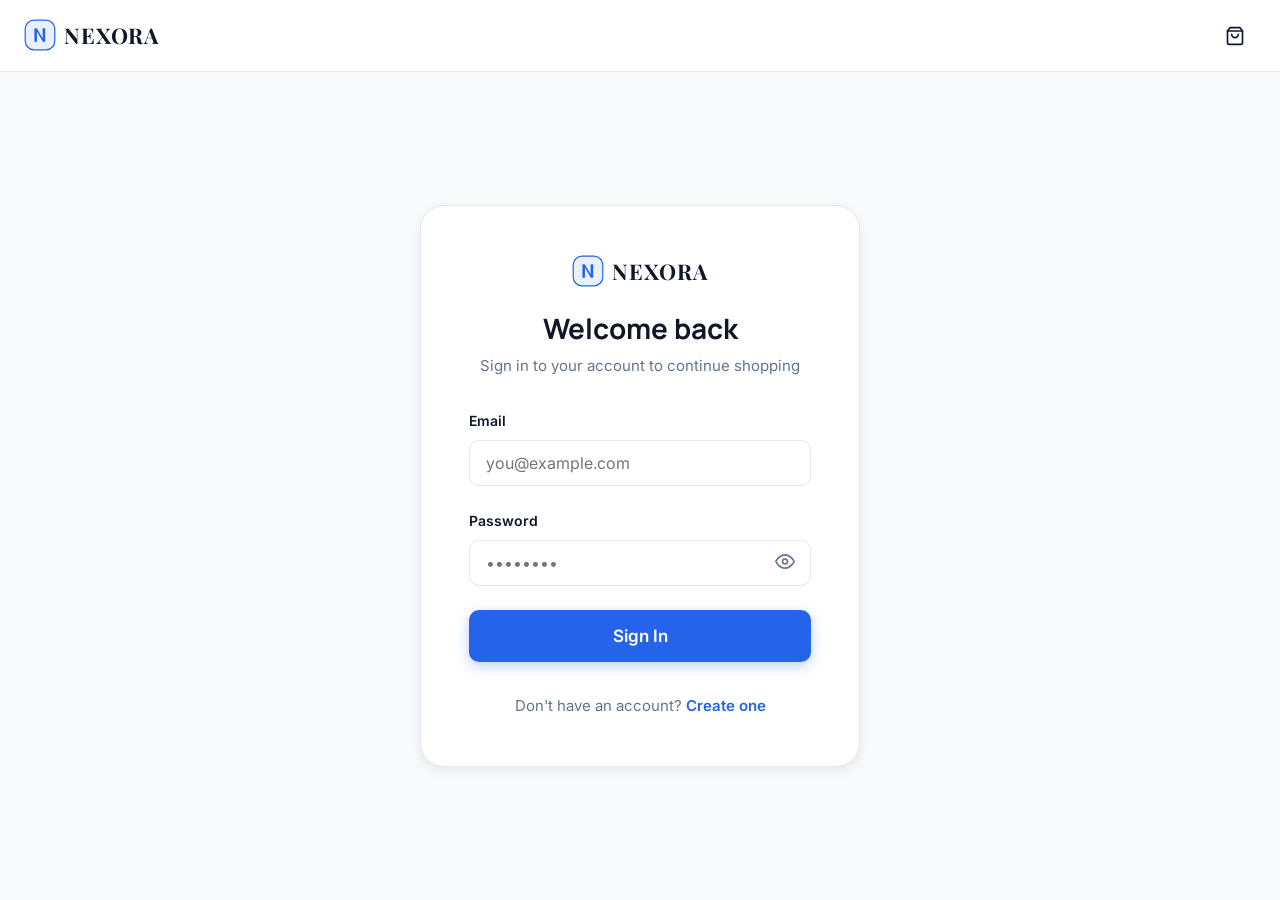
<file: nexora-frontend/account.html>
<!DOCTYPE html>
<html lang="en">
<head>
  <meta charset="UTF-8">
  <meta name="viewport" content="width=device-width, initial-scale=1.0">
  <title>My Account — NEXORA</title>
  <link rel="preconnect" href="https://fonts.googleapis.com">
  <link rel="preconnect" href="https://fonts.gstatic.com" crossorigin>
  <link href="https://fonts.googleapis.com/css2?family=Inter:wght@400;500;600;700&family=Manrope:wght@600;700;800&family=Playfair+Display:ital,wght@0,600;0,700;1,600;1,700&display=swap" rel="stylesheet">
  <link rel="stylesheet" href="css/style.css">
  <link rel="stylesheet" href="css/components.css">
  <link rel="stylesheet" href="css/responsive.css">
  <link rel="stylesheet" href="css/account.css">
</head>
<body>
  <header class="header">
    <div class="container header__inner">
      <a href="index.html" class="logo"><span class="logo__icon" aria-hidden="true"><svg viewBox="0 0 40 40" fill="none" xmlns="http://www.w3.org/2000/svg"><rect class="logo__icon-bg" x="1.5" y="1.5" width="37" height="37" rx="11" stroke-width="1.5"/><path class="logo__icon-n" d="M13 28.5V11.5h2.9l7.4 12.6V11.5H26.5v17H23.6L16.2 15.9v12.6H13z"/></svg></span> NEXORA</a>
      <nav class="nav">
        <a href="index.html" class="nav__link">Home</a>
        <a href="shop.html" class="nav__link">Shop</a>
        <a href="index.html#categories" class="nav__link">Categories</a>
        <a href="index.html#about" class="nav__link">About</a>
        <a href="index.html#contact" class="nav__link">Contact</a>
      </nav>
      <div class="header__actions">
        <a href="login.html" class="header__icon-btn" aria-label="Account">
          <svg class="icon" viewBox="0 0 24 24"><path d="M20 21v-2a4 4 0 0 0-4-4H8a4 4 0 0 0-4 4v2"/><circle cx="12" cy="7" r="4"/></svg>
        </a>
        <a href="cart.html" class="header__icon-btn" aria-label="Cart">
          <svg class="icon" viewBox="0 0 24 24"><path d="M6 2L3 6v14a2 2 0 0 0 2 2h14a2 2 0 0 0 2-2V6l-3-4z"/><line x1="3" y1="6" x2="21" y2="6"/><path d="M16 10a4 4 0 0 1-8 0"/></svg>
          <span class="cart-count" style="display:none">0</span>
        </a>
        <button class="mobile-toggle" aria-label="Menu">
          <svg class="icon" viewBox="0 0 24 24"><path d="M3 12h18M3 6h18M3 18h18"/></svg>
        </button>
      </div>
    </div>
  </header>

  <div class="mobile-menu">
    <nav class="nav">
      <a href="index.html" class="nav__link">Home</a>
      <a href="shop.html" class="nav__link">Shop</a>
      <a href="login.html" class="nav__link">Account</a>
      <a href="cart.html" class="nav__link">Cart</a>
    </nav>
  </div>

  <div class="container account">
    <aside class="account-nav" aria-label="Account menu">
      <a href="#profile" class="account-nav__item" data-tab="profile"><svg viewBox="0 0 24 24" aria-hidden="true"><path d="M20 21v-2a4 4 0 0 0-4-4H8a4 4 0 0 0-4 4v2"/><circle cx="12" cy="7" r="4"/></svg><span>Profile</span></a>
      <a href="#orders" class="account-nav__item" data-tab="orders"><svg viewBox="0 0 24 24" aria-hidden="true"><path d="M4 2v20l2-1 2 1 2-1 2 1 2-1 2 1 2-1 2 1V2l-2 1-2-1-2 1-2-1-2 1-2-1-2 1Z"/><line x1="8" y1="8" x2="16" y2="8"/><line x1="8" y1="12" x2="16" y2="12"/></svg><span>Orders</span><span class="account-nav__count" id="count-orders"></span></a>
      <a href="#favorites" class="account-nav__item" data-tab="favorites"><svg viewBox="0 0 24 24" aria-hidden="true"><path d="M20.84 4.61a5.5 5.5 0 0 0-7.78 0L12 5.67l-1.06-1.06a5.5 5.5 0 0 0-7.78 7.78l1.06 1.06L12 21.23l7.78-7.78 1.06-1.06a5.5 5.5 0 0 0 0-7.78z"/></svg><span>Favorites</span><span class="account-nav__count" id="count-favorites"></span></a>
      <a href="#deals" class="account-nav__item" data-tab="deals"><svg viewBox="0 0 24 24" aria-hidden="true"><path d="M20.59 13.41l-7.17 7.17a2 2 0 0 1-2.83 0L2 12V2h10l8.59 8.59a2 2 0 0 1 0 2.82z"/><line x1="7" y1="7" x2="7.01" y2="7"/></svg><span>Deals</span></a>
      <div class="account-nav__divider"></div>
      <button type="button" class="account-nav__item account-nav__item--danger" data-logout><svg viewBox="0 0 24 24" aria-hidden="true"><path d="M9 21H5a2 2 0 0 1-2-2V5a2 2 0 0 1 2-2h4"/><polyline points="16 17 21 12 16 7"/><line x1="21" y1="12" x2="9" y2="12"/></svg><span>Sign out</span></button>
    </aside>

    <main>
      <!-- PROFILE -->
      <section class="account-panel" id="panel-profile" hidden>
        <div class="account-panel__head"><div><h2>Profile</h2><p>Manage your personal details and password.</p></div></div>
        <div class="account-card profile-hero">
          <div class="profile-hero__avatar" id="profile-avatar"></div>
          <div>
            <div class="profile-hero__name" id="profile-name"></div>
            <div class="profile-hero__meta" id="profile-email"></div>
            <div class="profile-hero__meta" id="profile-joined"></div>
          </div>
        </div>
        <div class="account-cards">
          <form class="account-card" id="profile-form" novalidate>
            <h3>Personal information</h3>
            <div class="form-group">
              <label class="form-label" for="profile-name-input">Full name</label>
              <input type="text" id="profile-name-input" class="form-input" autocomplete="name">
              <div class="form-error" id="profile-name-input-error"></div>
            </div>
            <div class="form-group">
              <label class="form-label" for="profile-email-input">Email</label>
              <input type="email" id="profile-email-input" class="form-input" disabled>
              <p class="hint">Your email is your login, so it can't be changed here.</p>
            </div>
            <button type="submit" class="btn btn-primary">Save changes</button>
          </form>
          <form class="account-card" id="password-form" novalidate>
            <h3>Change password</h3>
            <div class="form-group">
              <label class="form-label" for="current-password">Current password</label>
              <input type="password" id="current-password" class="form-input" autocomplete="current-password">
              <div class="form-error" id="current-password-error"></div>
            </div>
            <div class="form-group">
              <label class="form-label" for="new-password">New password</label>
              <input type="password" id="new-password" class="form-input" autocomplete="new-password" placeholder="At least 6 characters">
              <div class="form-error" id="new-password-error"></div>
            </div>
            <div class="form-group">
              <label class="form-label" for="confirm-new-password">Confirm new password</label>
              <input type="password" id="confirm-new-password" class="form-input" autocomplete="new-password">
              <div class="form-error" id="confirm-new-password-error"></div>
            </div>
            <button type="submit" class="btn btn-primary">Update password</button>
          </form>
        </div>
      </section>

      <!-- ORDERS -->
      <section class="account-panel" id="panel-orders" hidden>
        <div class="account-panel__head"><div><h2>Orders</h2><p>Track and review everything you've ordered.</p></div></div>
        <div id="orders-list" class="orders-list"></div>
      </section>

      <!-- FAVORITES -->
      <section class="account-panel" id="panel-favorites" hidden>
        <div class="account-panel__head"><div><h2>Favorites</h2><p>Products you've saved for later.</p></div></div>
        <div id="favorites-grid"></div>
      </section>

      <!-- DEALS -->
      <section class="account-panel" id="panel-deals" hidden>
        <div class="account-panel__head">
          <div><h2>Deals</h2><p>Discounted products, biggest savings first.</p></div>
          <a href="shop.html?deals=1" class="btn btn-secondary btn-sm">See all deals</a>
        </div>
        <div id="deals-grid"></div>
      </section>
    </main>
  </div>

  <footer class="footer" style="margin-top:var(--space-3xl)">
    <div class="container">
      <div class="footer__bottom" style="border:none;padding-top:0">
        <span>&copy; 2026 NEXORA. All rights reserved.</span>
      </div>
    </div>
  </footer>

  <script src="js/products.js"></script>
  <script src="js/cart.js"></script>
  <script src="js/api.js"></script>
  <script src="js/main.js"></script>
  <script src="js/account.js"></script>
</body>
</html>
</file>
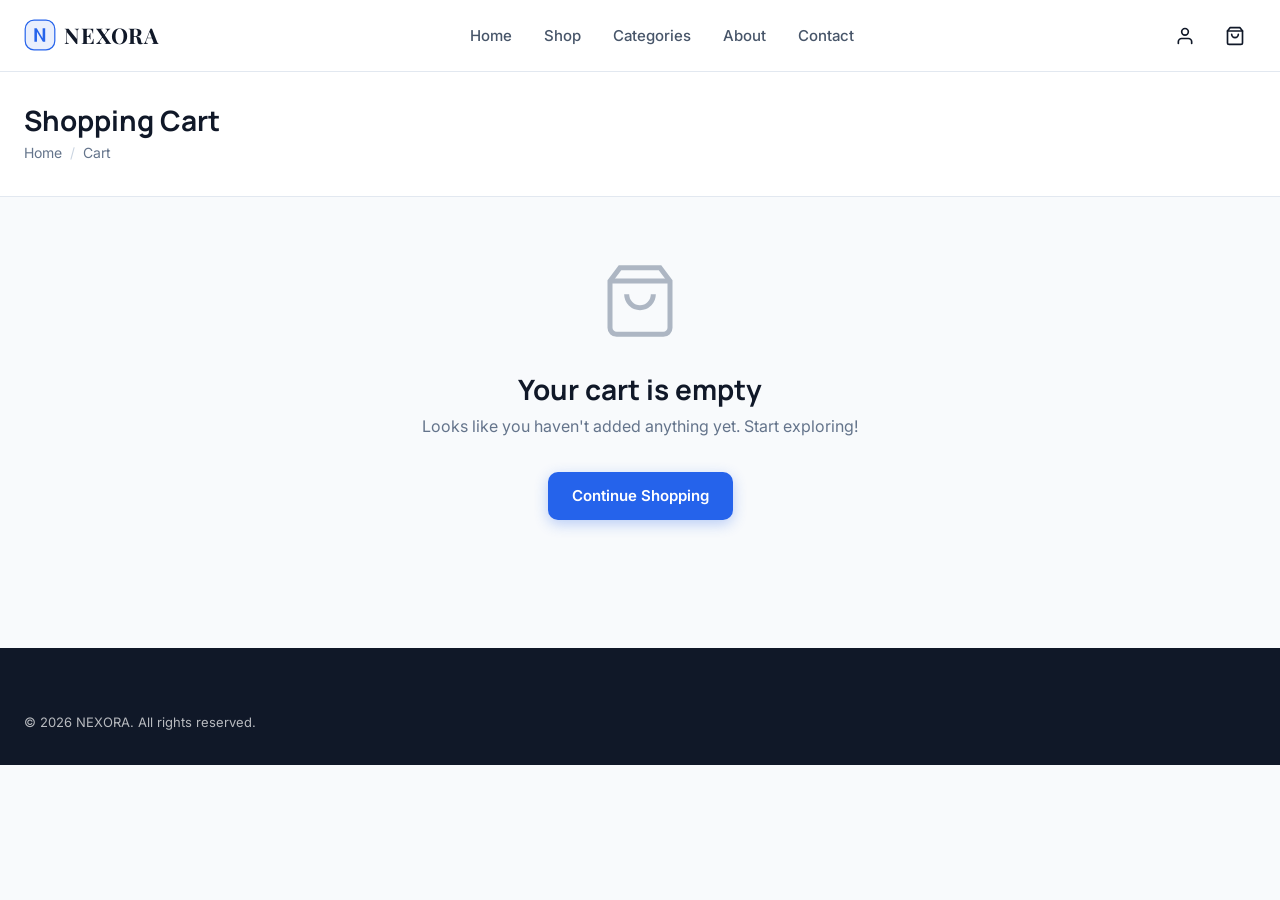
<file: nexora-frontend/cart.html>
<!DOCTYPE html>
<html lang="en">
<head>
  <meta charset="UTF-8">
  <meta name="viewport" content="width=device-width, initial-scale=1.0">
  <title>Shopping Cart — NEXORA</title>
  <link rel="preconnect" href="https://fonts.googleapis.com">
  <link rel="preconnect" href="https://fonts.gstatic.com" crossorigin>
  <link href="https://fonts.googleapis.com/css2?family=Inter:wght@400;500;600;700&family=Manrope:wght@600;700;800&family=Playfair+Display:ital,wght@0,600;0,700;1,600;1,700&display=swap" rel="stylesheet">
  <link rel="stylesheet" href="css/style.css">
  <link rel="stylesheet" href="css/components.css">
  <link rel="stylesheet" href="css/responsive.css">
</head>
<body>
  <header class="header">
    <div class="container header__inner">
      <a href="index.html" class="logo"><span class="logo__icon" aria-hidden="true"><svg viewBox="0 0 40 40" fill="none" xmlns="http://www.w3.org/2000/svg"><rect class="logo__icon-bg" x="1.5" y="1.5" width="37" height="37" rx="11" stroke-width="1.5"/><path class="logo__icon-n" d="M13 28.5V11.5h2.9l7.4 12.6V11.5H26.5v17H23.6L16.2 15.9v12.6H13z"/></svg></span> NEXORA</a>
      <nav class="nav">
        <a href="index.html" class="nav__link">Home</a>
        <a href="shop.html" class="nav__link">Shop</a>
        <a href="index.html#categories" class="nav__link">Categories</a>
        <a href="index.html#about" class="nav__link">About</a>
        <a href="index.html#contact" class="nav__link">Contact</a>
      </nav>
      <div class="header__actions">
        <a href="login.html" class="header__icon-btn" aria-label="Account">
          <svg class="icon" viewBox="0 0 24 24"><path d="M20 21v-2a4 4 0 0 0-4-4H8a4 4 0 0 0-4 4v2"/><circle cx="12" cy="7" r="4"/></svg>
        </a>
        <a href="cart.html" class="header__icon-btn" aria-label="Cart">
          <svg class="icon" viewBox="0 0 24 24"><path d="M6 2L3 6v14a2 2 0 0 0 2 2h14a2 2 0 0 0 2-2V6l-3-4z"/><line x1="3" y1="6" x2="21" y2="6"/><path d="M16 10a4 4 0 0 1-8 0"/></svg>
          <span class="cart-count" style="display:none">0</span>
        </a>
        <button class="mobile-toggle" aria-label="Menu">
          <svg class="icon" viewBox="0 0 24 24"><path d="M3 12h18M3 6h18M3 18h18"/></svg>
        </button>
      </div>
    </div>
  </header>

  <div class="mobile-menu">
    <nav class="nav">
      <a href="index.html" class="nav__link">Home</a>
      <a href="shop.html" class="nav__link">Shop</a>
      <a href="login.html" class="nav__link">Account</a>
      <a href="cart.html" class="nav__link">Cart</a>
    </nav>
  </div>

  <div class="page-header">
    <div class="container">
      <h1>Shopping Cart</h1>
      <div class="breadcrumb">
        <a href="index.html">Home</a>
        <span class="separator">/</span>
        <span>Cart</span>
      </div>
    </div>
  </div>

  <div class="container">
    <!-- Empty State -->
    <div id="cart-empty" class="empty-state hidden">
      <svg class="empty-state__icon" viewBox="0 0 24 24" fill="none" stroke="currentColor" stroke-width="1.5">
        <path d="M6 2L3 6v14a2 2 0 0 0 2 2h14a2 2 0 0 0 2-2V6l-3-4z"/><line x1="3" y1="6" x2="21" y2="6"/><path d="M16 10a4 4 0 0 1-8 0"/>
      </svg>
      <h3>Your cart is empty</h3>
      <p>Looks like you haven't added anything yet. Start exploring!</p>
      <a href="shop.html" class="btn btn-primary">Continue Shopping</a>
    </div>

    <!-- Cart Content -->
    <div id="cart-content" class="cart-layout hidden">
      <div class="cart-items" id="cart-items"></div>
      
      <div class="cart-summary">
        <h3>Order Summary</h3>
        <div class="summary-row">
          <span>Subtotal</span>
          <span id="summary-subtotal">$0.00</span>
        </div>
        <div class="summary-row">
          <span>Shipping</span>
          <span id="summary-shipping">$0.00</span>
        </div>
        <div class="summary-row total">
          <span>Total</span>
          <span id="summary-total">$0.00</span>
        </div>
        <p style="font-size:0.8125rem;color:var(--slate);margin-bottom:var(--space-md)">Free shipping on orders over $75</p>
        <a href="checkout.html" class="btn btn-primary btn-block">Proceed to Checkout</a>
        <a href="shop.html" class="btn btn-secondary btn-block" style="margin-top:8px">Continue Shopping</a>
      </div>
    </div>
  </div>

  <footer class="footer" style="margin-top:var(--space-3xl)">
    <div class="container">
      <div class="footer__bottom" style="border:none;padding-top:0">
        <span>&copy; 2026 NEXORA. All rights reserved.</span>
      </div>
    </div>
  </footer>

  <script src="js/products.js"></script>
  <script src="js/cart.js"></script>
  <script src="js/api.js"></script>
  <script src="js/main.js"></script>
  <script src="js/checkout.js"></script>
</body>
</html>
</file>
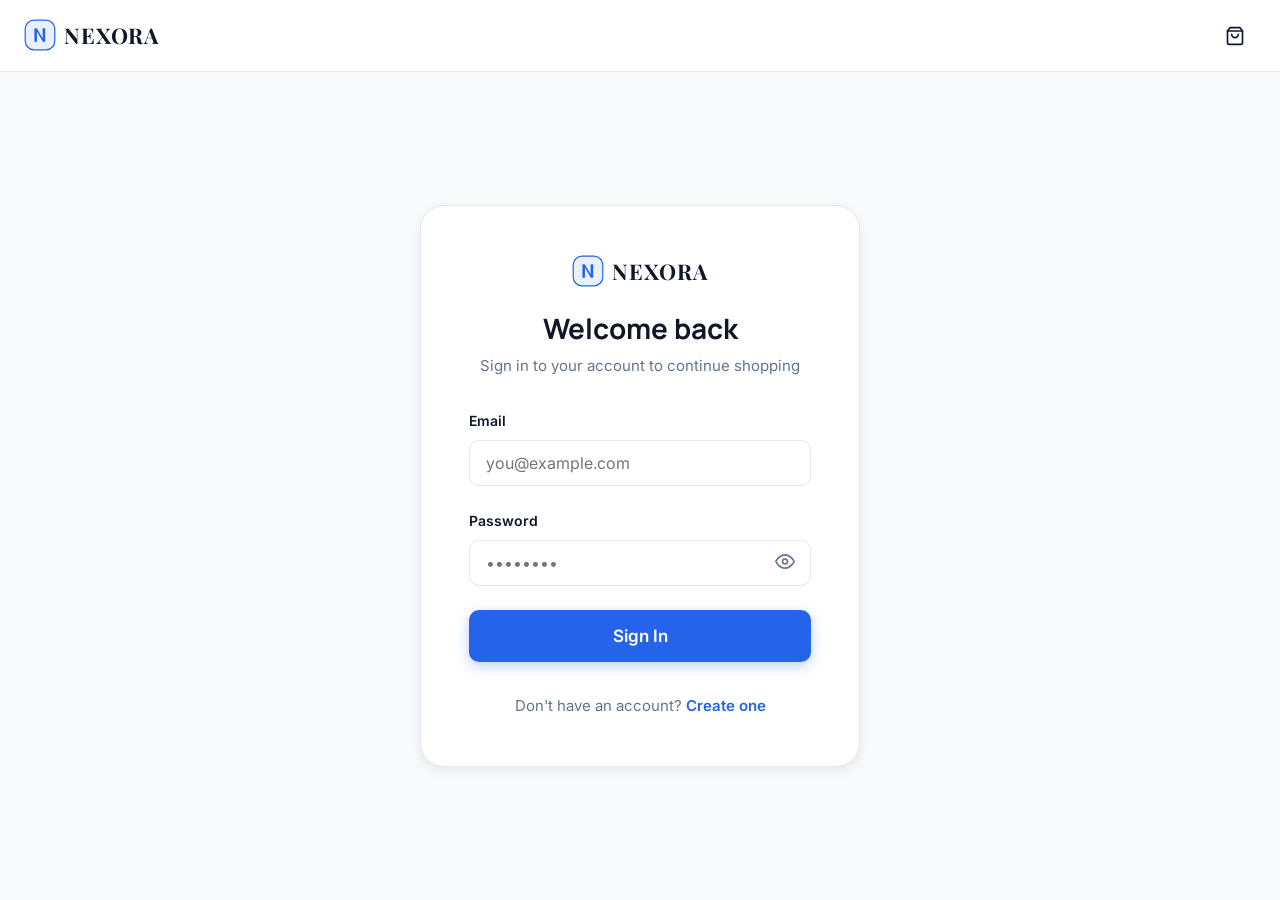
<file: nexora-frontend/checkout.html>
<!DOCTYPE html>
<html lang="en">
<head>
  <meta charset="UTF-8">
  <meta name="viewport" content="width=device-width, initial-scale=1.0">
  <title>Checkout — NEXORA</title>
  <link rel="preconnect" href="https://fonts.googleapis.com">
  <link rel="preconnect" href="https://fonts.gstatic.com" crossorigin>
  <link href="https://fonts.googleapis.com/css2?family=Inter:wght@400;500;600;700&family=Manrope:wght@600;700;800&family=Playfair+Display:ital,wght@0,600;0,700;1,600;1,700&display=swap" rel="stylesheet">
  <link rel="stylesheet" href="css/style.css">
  <link rel="stylesheet" href="css/components.css">
  <link rel="stylesheet" href="css/responsive.css">
</head>
<body>
  <header class="header">
    <div class="container header__inner">
      <a href="index.html" class="logo"><span class="logo__icon" aria-hidden="true"><svg viewBox="0 0 40 40" fill="none" xmlns="http://www.w3.org/2000/svg"><rect class="logo__icon-bg" x="1.5" y="1.5" width="37" height="37" rx="11" stroke-width="1.5"/><path class="logo__icon-n" d="M13 28.5V11.5h2.9l7.4 12.6V11.5H26.5v17H23.6L16.2 15.9v12.6H13z"/></svg></span> NEXORA</a>
      <div class="header__actions">
        <a href="cart.html" class="header__icon-btn" aria-label="Cart">
          <svg class="icon" viewBox="0 0 24 24"><path d="M6 2L3 6v14a2 2 0 0 0 2 2h14a2 2 0 0 0 2-2V6l-3-4z"/><line x1="3" y1="6" x2="21" y2="6"/><path d="M16 10a4 4 0 0 1-8 0"/></svg>
          <span class="cart-count" style="display:none">0</span>
        </a>
      </div>
    </div>
  </header>

  <div class="page-header">
    <div class="container">
      <h1>Checkout</h1>
      <div class="breadcrumb">
        <a href="index.html">Home</a>
        <span class="separator">/</span>
        <a href="cart.html">Cart</a>
        <span class="separator">/</span>
        <span>Checkout</span>
      </div>
    </div>
  </div>

  <div class="container">
    <div class="checkout-layout">
      <form id="checkout-form" class="checkout-form">
        <h3>Contact Information</h3>
        <div class="form-group">
          <label class="form-label" for="email">Email Address</label>
          <input type="email" id="email" class="form-input" required placeholder="you@example.com">
          <div class="form-error" id="email-error"></div>
        </div>

        <h3 style="margin-top:var(--space-xl)">Shipping Address</h3>
        <div class="form-row">
          <div class="form-group">
            <label class="form-label" for="first-name">First Name</label>
            <input type="text" id="first-name" class="form-input" required>
            <div class="form-error" id="first-name-error"></div>
          </div>
          <div class="form-group">
            <label class="form-label" for="last-name">Last Name</label>
            <input type="text" id="last-name" class="form-input" required>
            <div class="form-error" id="last-name-error"></div>
          </div>
        </div>
        <div class="form-group">
          <label class="form-label" for="address">Street Address</label>
          <input type="text" id="address" class="form-input" required placeholder="123 Main Street">
          <div class="form-error" id="address-error"></div>
        </div>
        <div class="form-group">
          <label class="form-label" for="apartment">Apartment, suite, etc. (optional)</label>
          <input type="text" id="apartment" class="form-input">
        </div>
        <div class="form-row">
          <div class="form-group">
            <label class="form-label" for="city">City</label>
            <input type="text" id="city" class="form-input" required>
            <div class="form-error" id="city-error"></div>
          </div>
          <div class="form-group">
            <label class="form-label" for="state">State</label>
            <input type="text" id="state" class="form-input" required>
            <div class="form-error" id="state-error"></div>
          </div>
        </div>
        <div class="form-row">
          <div class="form-group">
            <label class="form-label" for="zip">ZIP Code</label>
            <input type="text" id="zip" class="form-input" required>
            <div class="form-error" id="zip-error"></div>
          </div>
          <div class="form-group">
            <label class="form-label" for="phone">Phone</label>
            <input type="tel" id="phone" class="form-input" required>
            <div class="form-error" id="phone-error"></div>
          </div>
        </div>

        <p style="font-size:0.8125rem;color:var(--slate);margin:var(--space-lg) 0">
          This is a demo checkout. No payment will be processed.
        </p>

        <button type="submit" class="btn btn-primary btn-lg btn-block">Place Order</button>
      </form>

      <div class="order-summary">
        <h3>Order Summary</h3>
        <div id="order-items"></div>
        <div class="summary-row" style="margin-top:var(--space-lg)">
          <span>Subtotal</span>
          <span id="summary-subtotal">$0.00</span>
        </div>
        <div class="summary-row">
          <span>Shipping</span>
          <span id="summary-shipping">$0.00</span>
        </div>
        <div class="summary-row total">
          <span>Total</span>
          <span id="summary-total">$0.00</span>
        </div>
      </div>
    </div>
  </div>

  <footer class="footer" style="margin-top:var(--space-3xl)">
    <div class="container">
      <div class="footer__bottom" style="border:none;padding-top:0">
        <span>&copy; 2026 NEXORA. All rights reserved.</span>
      </div>
    </div>
  </footer>

  <script src="js/products.js"></script>
  <script src="js/cart.js"></script>
  <script src="js/api.js"></script>
  <script src="js/main.js"></script>
  <script src="js/checkout.js"></script>
</body>
</html>
</file>
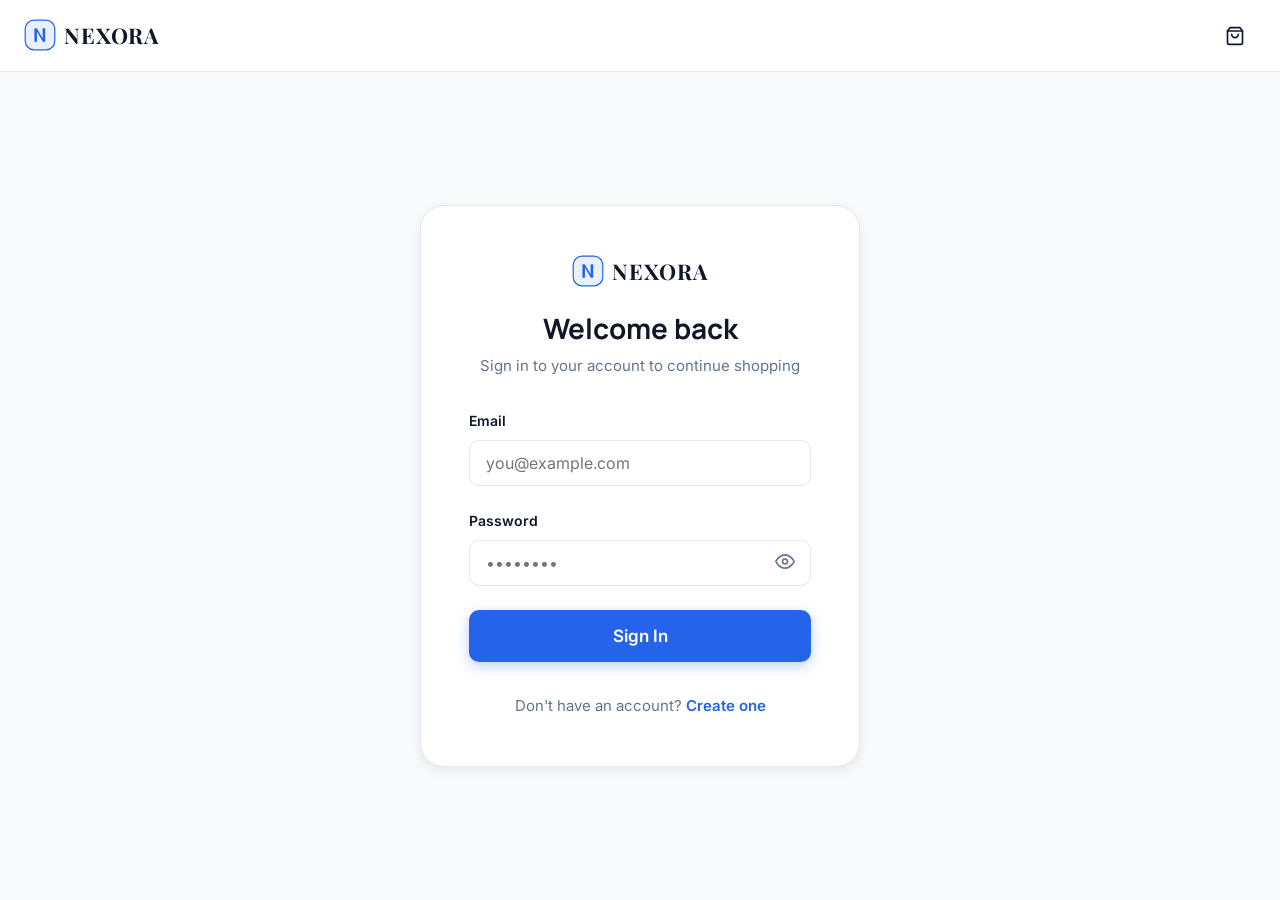
<file: nexora-frontend/login.html>
<!DOCTYPE html>
<html lang="en">
<head>
  <meta charset="UTF-8">
  <meta name="viewport" content="width=device-width, initial-scale=1.0">
  <title>Sign In — NEXORA</title>
  <link rel="preconnect" href="https://fonts.googleapis.com">
  <link rel="preconnect" href="https://fonts.gstatic.com" crossorigin>
  <link href="https://fonts.googleapis.com/css2?family=Inter:wght@400;500;600;700&family=Manrope:wght@600;700;800&family=Playfair+Display:ital,wght@0,600;0,700;1,600;1,700&display=swap" rel="stylesheet">
  <link rel="stylesheet" href="css/style.css">
  <link rel="stylesheet" href="css/components.css">
  <link rel="stylesheet" href="css/responsive.css">
</head>
<body>
  <header class="header">
    <div class="container header__inner">
      <a href="index.html" class="logo"><span class="logo__icon" aria-hidden="true"><svg viewBox="0 0 40 40" fill="none" xmlns="http://www.w3.org/2000/svg"><rect class="logo__icon-bg" x="1.5" y="1.5" width="37" height="37" rx="11" stroke-width="1.5"/><path class="logo__icon-n" d="M13 28.5V11.5h2.9l7.4 12.6V11.5H26.5v17H23.6L16.2 15.9v12.6H13z"/></svg></span> NEXORA</a>
      <div class="header__actions">
        <a href="cart.html" class="header__icon-btn" aria-label="Cart">
          <svg class="icon" viewBox="0 0 24 24"><path d="M6 2L3 6v14a2 2 0 0 0 2 2h14a2 2 0 0 0 2-2V6l-3-4z"/><line x1="3" y1="6" x2="21" y2="6"/><path d="M16 10a4 4 0 0 1-8 0"/></svg>
          <span class="cart-count" style="display:none">0</span>
        </a>
      </div>
    </div>
  </header>

  <div class="auth-page">
    <div class="auth-card">
      <div class="auth-card__header">
        <a href="index.html" class="logo"><span class="logo__icon" aria-hidden="true"><svg viewBox="0 0 40 40" fill="none" xmlns="http://www.w3.org/2000/svg"><rect class="logo__icon-bg" x="1.5" y="1.5" width="37" height="37" rx="11" stroke-width="1.5"/><path class="logo__icon-n" d="M13 28.5V11.5h2.9l7.4 12.6V11.5H26.5v17H23.6L16.2 15.9v12.6H13z"/></svg></span> NEXORA</a>
        <h1>Welcome back</h1>
        <p>Sign in to your account to continue shopping</p>
      </div>

      <form id="login-form">
        <div class="form-group">
          <label class="form-label" for="email">Email</label>
          <input type="email" id="email" class="form-input" placeholder="you@example.com" required>
          <div class="form-error" id="email-error"></div>
        </div>
        <div class="form-group">
          <label class="form-label" for="password">Password</label>
          <div class="password-toggle">
            <input type="password" id="password" class="form-input" placeholder="••••••••" required>
            <button type="button" class="toggle-btn" aria-label="Show password">
              <svg class="icon" viewBox="0 0 24 24"><path d="M1 12s4-8 11-8 11 8 11 8-4 8-11 8-11-8-11-8z"/><circle cx="12" cy="12" r="3"/></svg>
            </button>
          </div>
          <div class="form-error" id="password-error"></div>
        </div>
        <button type="submit" class="btn btn-primary btn-block btn-lg">Sign In</button>
      </form>

      <div class="auth-card__footer">
        Don't have an account? <a href="register.html">Create one</a>
      </div>
    </div>
  </div>

  <script src="js/products.js"></script>
  <script src="js/cart.js"></script>
  <script src="js/api.js"></script>
  <script src="js/main.js"></script>
  <script src="js/auth.js"></script>
</body>
</html>
</file>
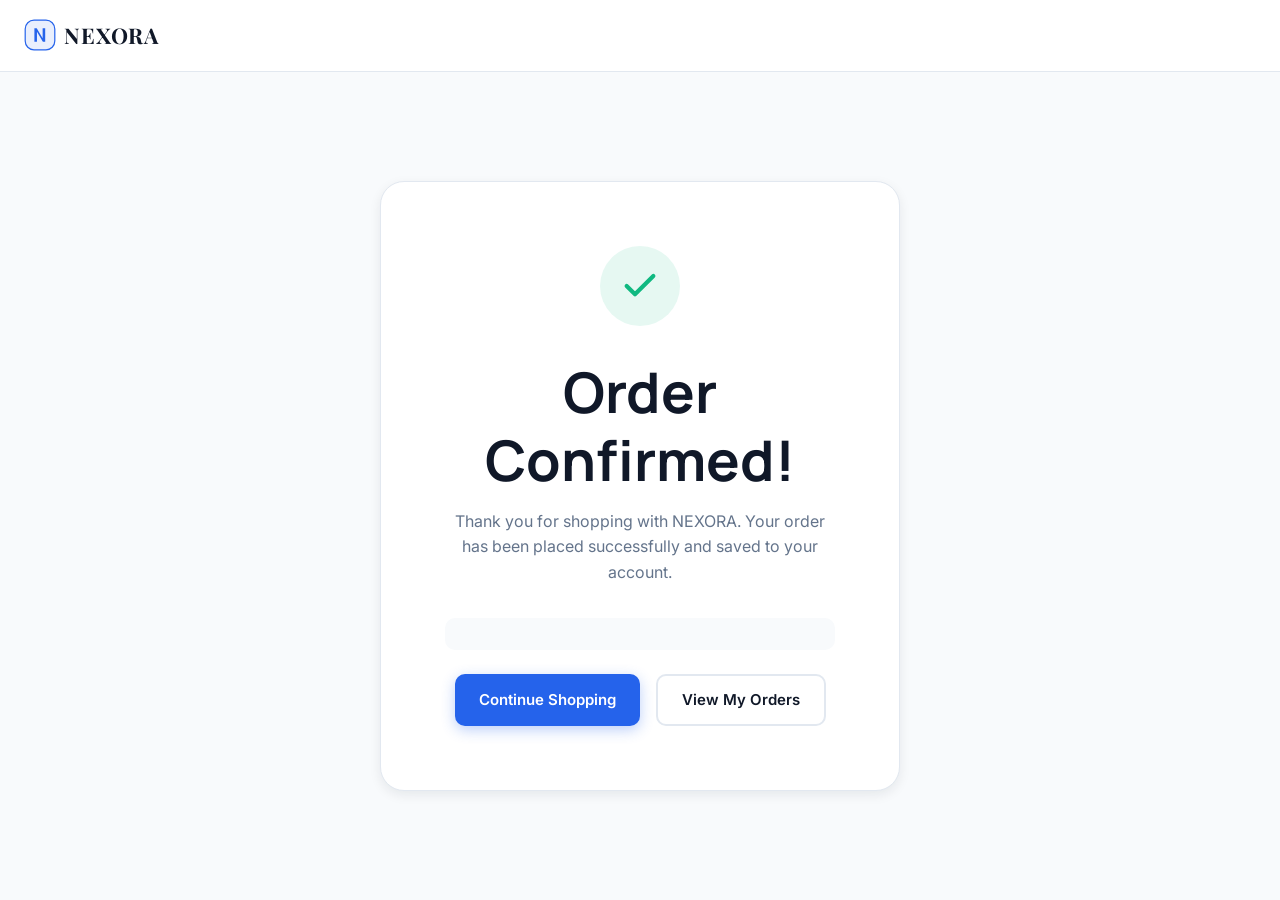
<file: nexora-frontend/order-success.html>
<!DOCTYPE html>
<html lang="en">
<head>
  <meta charset="UTF-8">
  <meta name="viewport" content="width=device-width, initial-scale=1.0">
  <title>Order Confirmed — NEXORA</title>
  <link rel="preconnect" href="https://fonts.googleapis.com">
  <link rel="preconnect" href="https://fonts.gstatic.com" crossorigin>
  <link href="https://fonts.googleapis.com/css2?family=Inter:wght@400;500;600;700&family=Manrope:wght@600;700;800&family=Playfair+Display:ital,wght@0,600;0,700;1,600;1,700&display=swap" rel="stylesheet">
  <link rel="stylesheet" href="css/style.css">
  <link rel="stylesheet" href="css/components.css">
  <link rel="stylesheet" href="css/responsive.css">
</head>
<body>
  <header class="header">
    <div class="container header__inner">
      <a href="index.html" class="logo"><span class="logo__icon" aria-hidden="true"><svg viewBox="0 0 40 40" fill="none" xmlns="http://www.w3.org/2000/svg"><rect class="logo__icon-bg" x="1.5" y="1.5" width="37" height="37" rx="11" stroke-width="1.5"/><path class="logo__icon-n" d="M13 28.5V11.5h2.9l7.4 12.6V11.5H26.5v17H23.6L16.2 15.9v12.6H13z"/></svg></span> NEXORA</a>
    </div>
  </header>

  <div class="success-page">
    <div class="success-card">
      <div class="success-card__icon">
        <svg class="icon icon-lg" viewBox="0 0 24 24" style="width:40px;height:40px"><path d="M20 6L9 17l-5-5" stroke-width="2.5"/></svg>
      </div>
      <h1>Order Confirmed!</h1>
      <p>Thank you for shopping with NEXORA. Your order has been placed successfully and saved to your account.</p>
      <div class="order-number" id="order-number">&nbsp;</div>
      <p id="order-total" style="margin-top:-8px"></p>
      <div class="flex gap-2" style="justify-content:center;flex-wrap:wrap">
        <a href="shop.html" class="btn btn-primary">Continue Shopping</a>
        <a href="account.html#orders" class="btn btn-secondary">View My Orders</a>
      </div>
    </div>
  </div>

  <script src="js/products.js"></script>
  <script src="js/cart.js"></script>
  <script src="js/api.js"></script>
  <script src="js/main.js"></script>
  <script>
    // Show the order that the backend actually saved
    (function () {
      const number = new URLSearchParams(window.location.search).get('order');
      const numberEl = document.getElementById('order-number');
      if (!number || !API.isLoggedIn()) { numberEl.textContent = ''; return; }
      numberEl.textContent = number;
      API.getOrder(number)
        .then(o => {
          document.getElementById('order-total').textContent =
            `${o.items.length} item${o.items.length !== 1 ? 's' : ''} · Total ${formatPrice(o.total)}`;
        })
        .catch(() => {});
    })();
  </script>
</body>
</html>
</file>
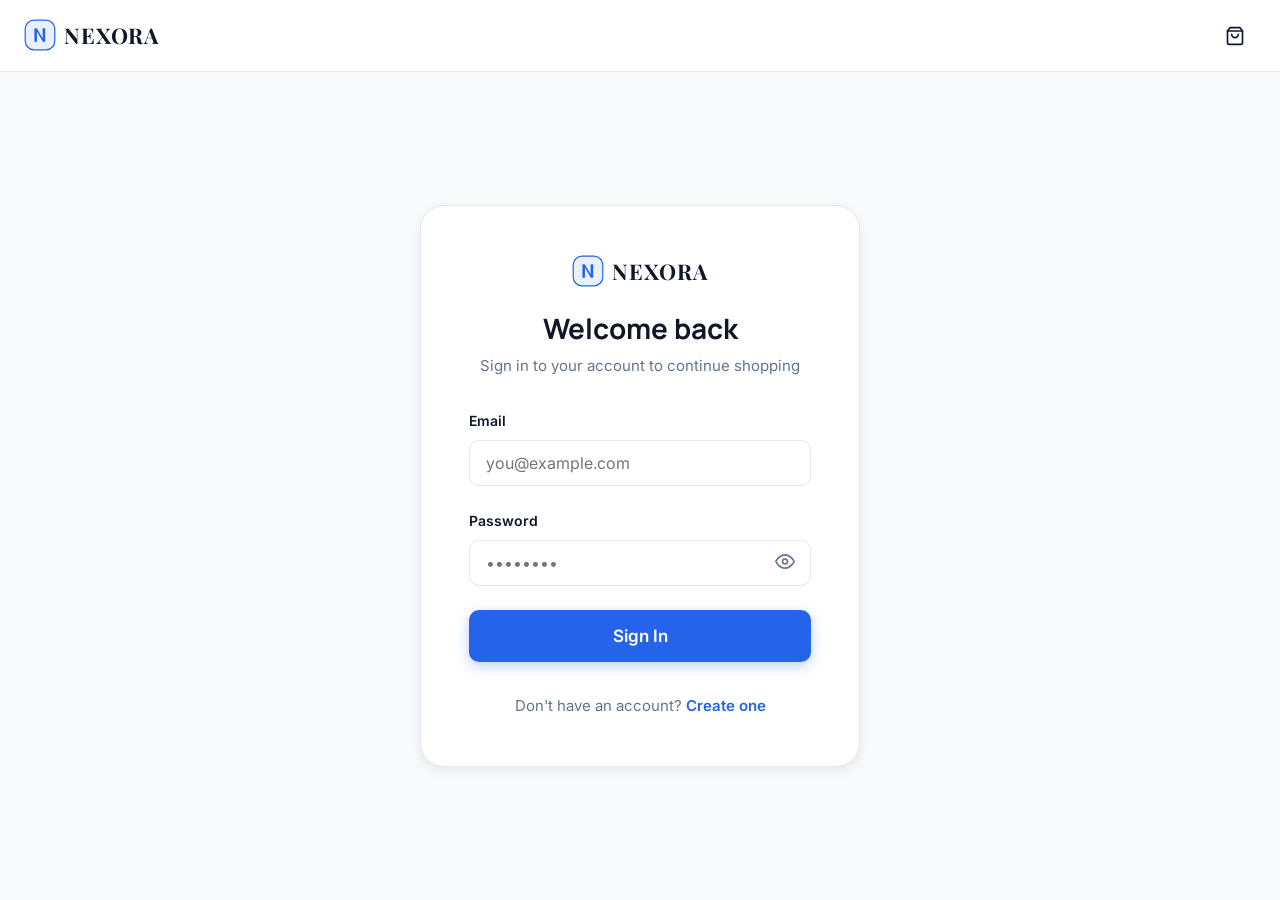
<file: nexora-frontend/orders.html>
<!DOCTYPE html><html><head><meta charset="UTF-8"><meta http-equiv="refresh" content="0; url=account.html#orders"><title>Redirecting…</title></head><body><script>location.replace("account.html#orders")</script></body></html>
</file>
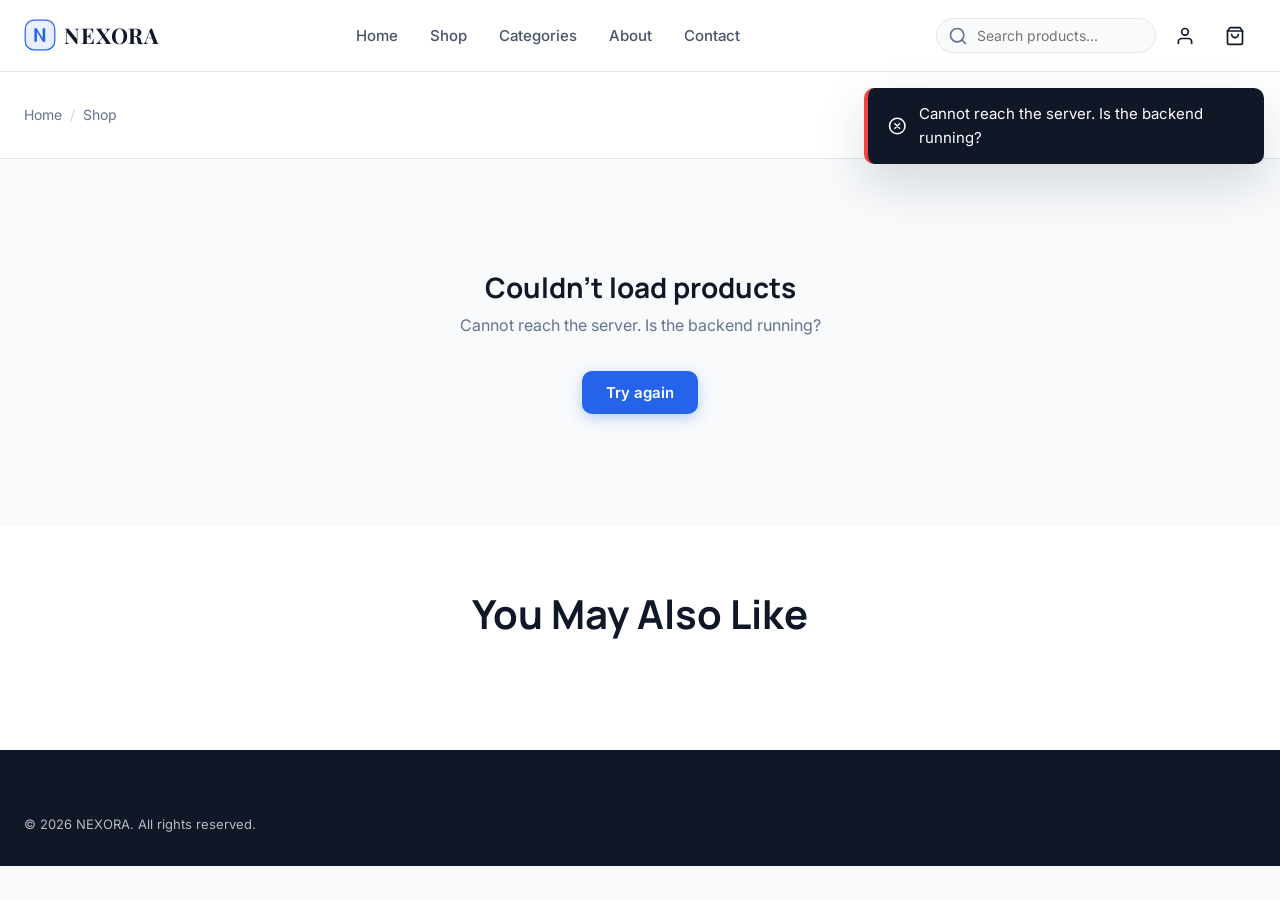
<file: nexora-frontend/product.html>
<!DOCTYPE html>
<html lang="en">
<head>
  <meta charset="UTF-8">
  <meta name="viewport" content="width=device-width, initial-scale=1.0">
  <title>Product — NEXORA</title>
  <link rel="preconnect" href="https://fonts.googleapis.com">
  <link rel="preconnect" href="https://fonts.gstatic.com" crossorigin>
  <link href="https://fonts.googleapis.com/css2?family=Inter:wght@400;500;600;700&family=Manrope:wght@600;700;800&family=Playfair+Display:ital,wght@0,600;0,700;1,600;1,700&display=swap" rel="stylesheet">
  <link rel="stylesheet" href="css/style.css">
  <link rel="stylesheet" href="css/components.css">
  <link rel="stylesheet" href="css/responsive.css">
</head>
<body>
  <header class="header">
    <div class="container header__inner">
      <a href="index.html" class="logo"><span class="logo__icon" aria-hidden="true"><svg viewBox="0 0 40 40" fill="none" xmlns="http://www.w3.org/2000/svg"><rect class="logo__icon-bg" x="1.5" y="1.5" width="37" height="37" rx="11" stroke-width="1.5"/><path class="logo__icon-n" d="M13 28.5V11.5h2.9l7.4 12.6V11.5H26.5v17H23.6L16.2 15.9v12.6H13z"/></svg></span> NEXORA</a>
      <nav class="nav">
        <a href="index.html" class="nav__link">Home</a>
        <a href="shop.html" class="nav__link">Shop</a>
        <a href="index.html#categories" class="nav__link">Categories</a>
        <a href="index.html#about" class="nav__link">About</a>
        <a href="index.html#contact" class="nav__link">Contact</a>
      </nav>
      <div class="header__actions">
        <div class="search-box">
          <svg class="icon search-icon" viewBox="0 0 24 24"><circle cx="11" cy="11" r="8"/><path d="M21 21l-4.35-4.35"/></svg>
          <input type="text" class="search-input" placeholder="Search products..." aria-label="Search">
        </div>
        <a href="login.html" class="header__icon-btn" aria-label="Account">
          <svg class="icon" viewBox="0 0 24 24"><path d="M20 21v-2a4 4 0 0 0-4-4H8a4 4 0 0 0-4 4v2"/><circle cx="12" cy="7" r="4"/></svg>
        </a>
        <a href="cart.html" class="header__icon-btn" aria-label="Cart">
          <svg class="icon" viewBox="0 0 24 24"><path d="M6 2L3 6v14a2 2 0 0 0 2 2h14a2 2 0 0 0 2-2V6l-3-4z"/><line x1="3" y1="6" x2="21" y2="6"/><path d="M16 10a4 4 0 0 1-8 0"/></svg>
          <span class="cart-count" style="display:none">0</span>
        </a>
        <button class="mobile-toggle" aria-label="Menu">
          <svg class="icon" viewBox="0 0 24 24"><path d="M3 12h18M3 6h18M3 18h18"/></svg>
        </button>
      </div>
    </div>
  </header>

  <div class="mobile-menu">
    <nav class="nav">
      <a href="index.html" class="nav__link">Home</a>
      <a href="shop.html" class="nav__link">Shop</a>
      <a href="login.html" class="nav__link">Account</a>
      <a href="cart.html" class="nav__link">Cart</a>
    </nav>
  </div>

  <div class="page-header">
    <div class="container">
      <div class="breadcrumb" id="product-breadcrumb">
        <a href="index.html">Home</a>
        <span class="separator">/</span>
        <a href="shop.html">Shop</a>
      </div>
    </div>
  </div>

  <div class="container product-detail">
    <div class="product-detail__grid">
      <!-- Gallery -->
      <div class="product-gallery">
        <div class="product-gallery__main">
          <img id="main-image" src="" alt="Product">
        </div>
        <div class="product-gallery__thumbs" id="gallery-thumbs"></div>
      </div>

      <!-- Info -->
      <div class="product-info">
        <div id="product-badge" class="product-info__badge"></div>
        <h1 id="product-name" class="product-info__name">Loading...</h1>
        <div id="product-rating" class="product-info__rating"></div>
        <div id="product-price" class="product-info__price"></div>
        <p id="product-desc" class="product-info__desc"></p>

        <div class="product-options" id="color-options"></div>
        <div class="product-options" id="size-options"></div>

        <div class="product-options">
          <div class="product-options__label">Quantity</div>
          <div class="qty-selector">
            <button id="qty-minus">−</button>
            <input type="number" id="qty-input" value="1" min="1">
            <button id="qty-plus">+</button>
          </div>
        </div>

        <div class="product-actions">
          <button class="btn btn-primary btn-lg" id="add-to-cart-btn">
            <svg class="icon" viewBox="0 0 24 24"><path d="M6 2L3 6v14a2 2 0 0 0 2 2h14a2 2 0 0 0 2-2V6l-3-4z"/><line x1="3" y1="6" x2="21" y2="6"/><path d="M16 10a4 4 0 0 1-8 0"/></svg>
            Add to Cart
          </button>
          <button class="btn btn-secondary btn-lg" id="wishlist-btn" aria-label="Wishlist">
            <svg class="icon" viewBox="0 0 24 24"><path d="M20.84 4.61a5.5 5.5 0 0 0-7.78 0L12 5.67l-1.06-1.06a5.5 5.5 0 0 0-7.78 7.78l1.06 1.06L12 21.23l7.78-7.78 1.06-1.06a5.5 5.5 0 0 0 0-7.78z"/></svg>
          </button>
        </div>

        <div class="product-specs">
          <h4>Specifications</h4>
          <table class="specs-table">
            <tbody id="product-specs"></tbody>
          </table>
        </div>
      </div>
    </div>
  </div>

  <!-- Related -->
  <section class="section" style="background:var(--white)">
    <div class="container">
      <div class="section-header">
        <h2>You May Also Like</h2>
      </div>
      <div class="grid grid-4" id="related-products"></div>
    </div>
  </section>

  <footer class="footer">
    <div class="container">
      <div class="footer__bottom" style="border:none;padding-top:0">
        <span>&copy; 2026 NEXORA. All rights reserved.</span>
      </div>
    </div>
  </footer>

  <script src="js/products.js"></script>
  <script src="js/cart.js"></script>
  <script src="js/api.js"></script>
  <script src="js/main.js"></script>
  <script src="js/product-details.js"></script>
</body>
</html>
</file>
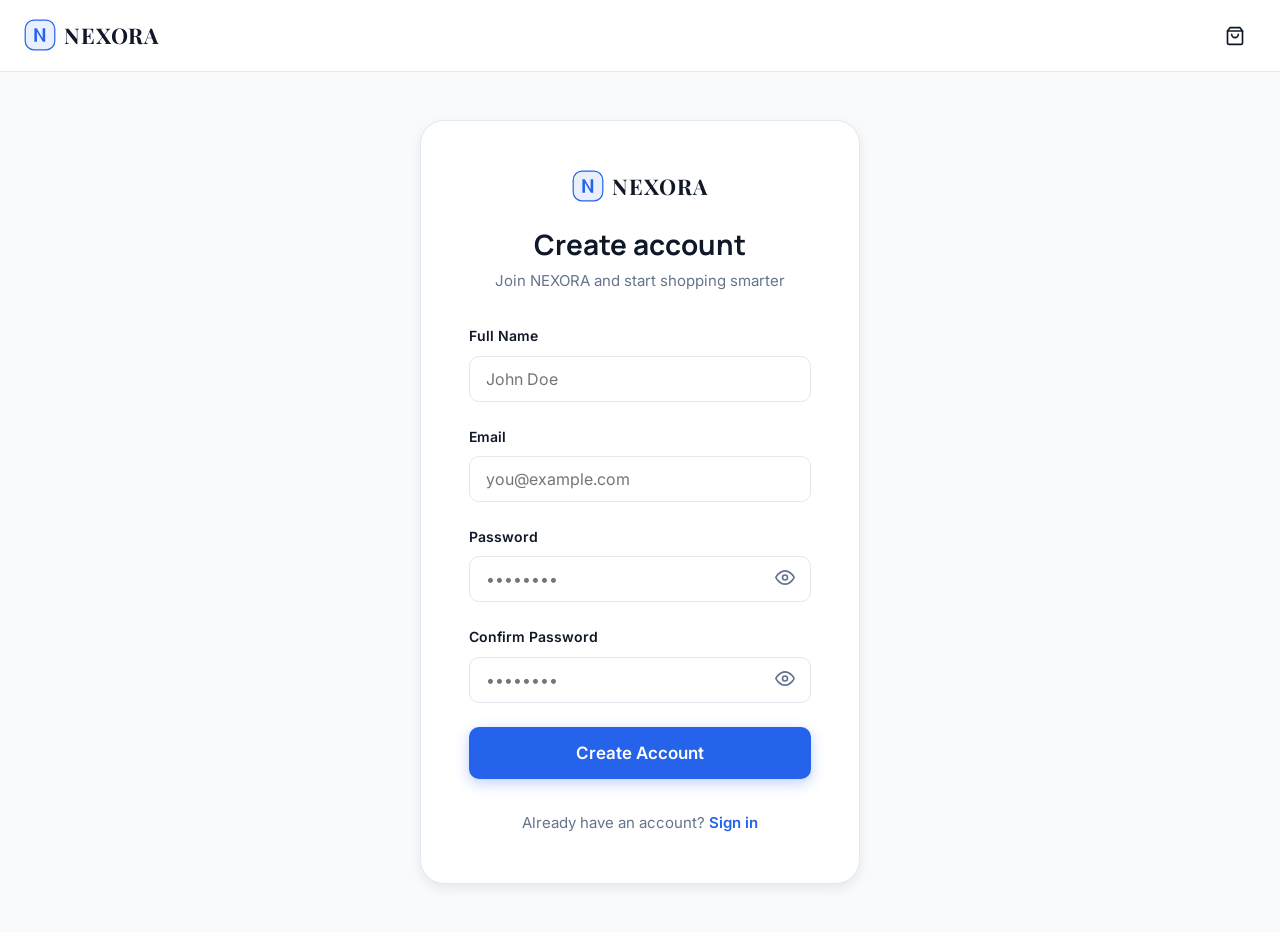
<file: nexora-frontend/register.html>
<!DOCTYPE html>
<html lang="en">
<head>
  <meta charset="UTF-8">
  <meta name="viewport" content="width=device-width, initial-scale=1.0">
  <title>Create Account — NEXORA</title>
  <link rel="preconnect" href="https://fonts.googleapis.com">
  <link rel="preconnect" href="https://fonts.gstatic.com" crossorigin>
  <link href="https://fonts.googleapis.com/css2?family=Inter:wght@400;500;600;700&family=Manrope:wght@600;700;800&family=Playfair+Display:ital,wght@0,600;0,700;1,600;1,700&display=swap" rel="stylesheet">
  <link rel="stylesheet" href="css/style.css">
  <link rel="stylesheet" href="css/components.css">
  <link rel="stylesheet" href="css/responsive.css">
</head>
<body>
  <header class="header">
    <div class="container header__inner">
      <a href="index.html" class="logo"><span class="logo__icon" aria-hidden="true"><svg viewBox="0 0 40 40" fill="none" xmlns="http://www.w3.org/2000/svg"><rect class="logo__icon-bg" x="1.5" y="1.5" width="37" height="37" rx="11" stroke-width="1.5"/><path class="logo__icon-n" d="M13 28.5V11.5h2.9l7.4 12.6V11.5H26.5v17H23.6L16.2 15.9v12.6H13z"/></svg></span> NEXORA</a>
      <div class="header__actions">
        <a href="cart.html" class="header__icon-btn" aria-label="Cart">
          <svg class="icon" viewBox="0 0 24 24"><path d="M6 2L3 6v14a2 2 0 0 0 2 2h14a2 2 0 0 0 2-2V6l-3-4z"/><line x1="3" y1="6" x2="21" y2="6"/><path d="M16 10a4 4 0 0 1-8 0"/></svg>
          <span class="cart-count" style="display:none">0</span>
        </a>
      </div>
    </div>
  </header>

  <div class="auth-page">
    <div class="auth-card">
      <div class="auth-card__header">
        <a href="index.html" class="logo"><span class="logo__icon" aria-hidden="true"><svg viewBox="0 0 40 40" fill="none" xmlns="http://www.w3.org/2000/svg"><rect class="logo__icon-bg" x="1.5" y="1.5" width="37" height="37" rx="11" stroke-width="1.5"/><path class="logo__icon-n" d="M13 28.5V11.5h2.9l7.4 12.6V11.5H26.5v17H23.6L16.2 15.9v12.6H13z"/></svg></span> NEXORA</a>
        <h1>Create account</h1>
        <p>Join NEXORA and start shopping smarter</p>
      </div>

      <form id="register-form">
        <div class="form-group">
          <label class="form-label" for="name">Full Name</label>
          <input type="text" id="name" class="form-input" placeholder="John Doe" required>
          <div class="form-error" id="name-error"></div>
        </div>
        <div class="form-group">
          <label class="form-label" for="email">Email</label>
          <input type="email" id="email" class="form-input" placeholder="you@example.com" required>
          <div class="form-error" id="email-error"></div>
        </div>
        <div class="form-group">
          <label class="form-label" for="password">Password</label>
          <div class="password-toggle">
            <input type="password" id="password" class="form-input" placeholder="••••••••" required>
            <button type="button" class="toggle-btn" aria-label="Show password">
              <svg class="icon" viewBox="0 0 24 24"><path d="M1 12s4-8 11-8 11 8 11 8-4 8-11 8-11-8-11-8z"/><circle cx="12" cy="12" r="3"/></svg>
            </button>
          </div>
          <div class="form-error" id="password-error"></div>
        </div>
        <div class="form-group">
          <label class="form-label" for="confirm-password">Confirm Password</label>
          <div class="password-toggle">
            <input type="password" id="confirm-password" class="form-input" placeholder="••••••••" required>
            <button type="button" class="toggle-btn" aria-label="Show password">
              <svg class="icon" viewBox="0 0 24 24"><path d="M1 12s4-8 11-8 11 8 11 8-4 8-11 8-11-8-11-8z"/><circle cx="12" cy="12" r="3"/></svg>
            </button>
          </div>
          <div class="form-error" id="confirm-password-error"></div>
        </div>
        <button type="submit" class="btn btn-primary btn-block btn-lg">Create Account</button>
      </form>

      <div class="auth-card__footer">
        Already have an account? <a href="login.html">Sign in</a>
      </div>
    </div>
  </div>

  <script src="js/products.js"></script>
  <script src="js/cart.js"></script>
  <script src="js/api.js"></script>
  <script src="js/main.js"></script>
  <script src="js/auth.js"></script>
</body>
</html>
</file>
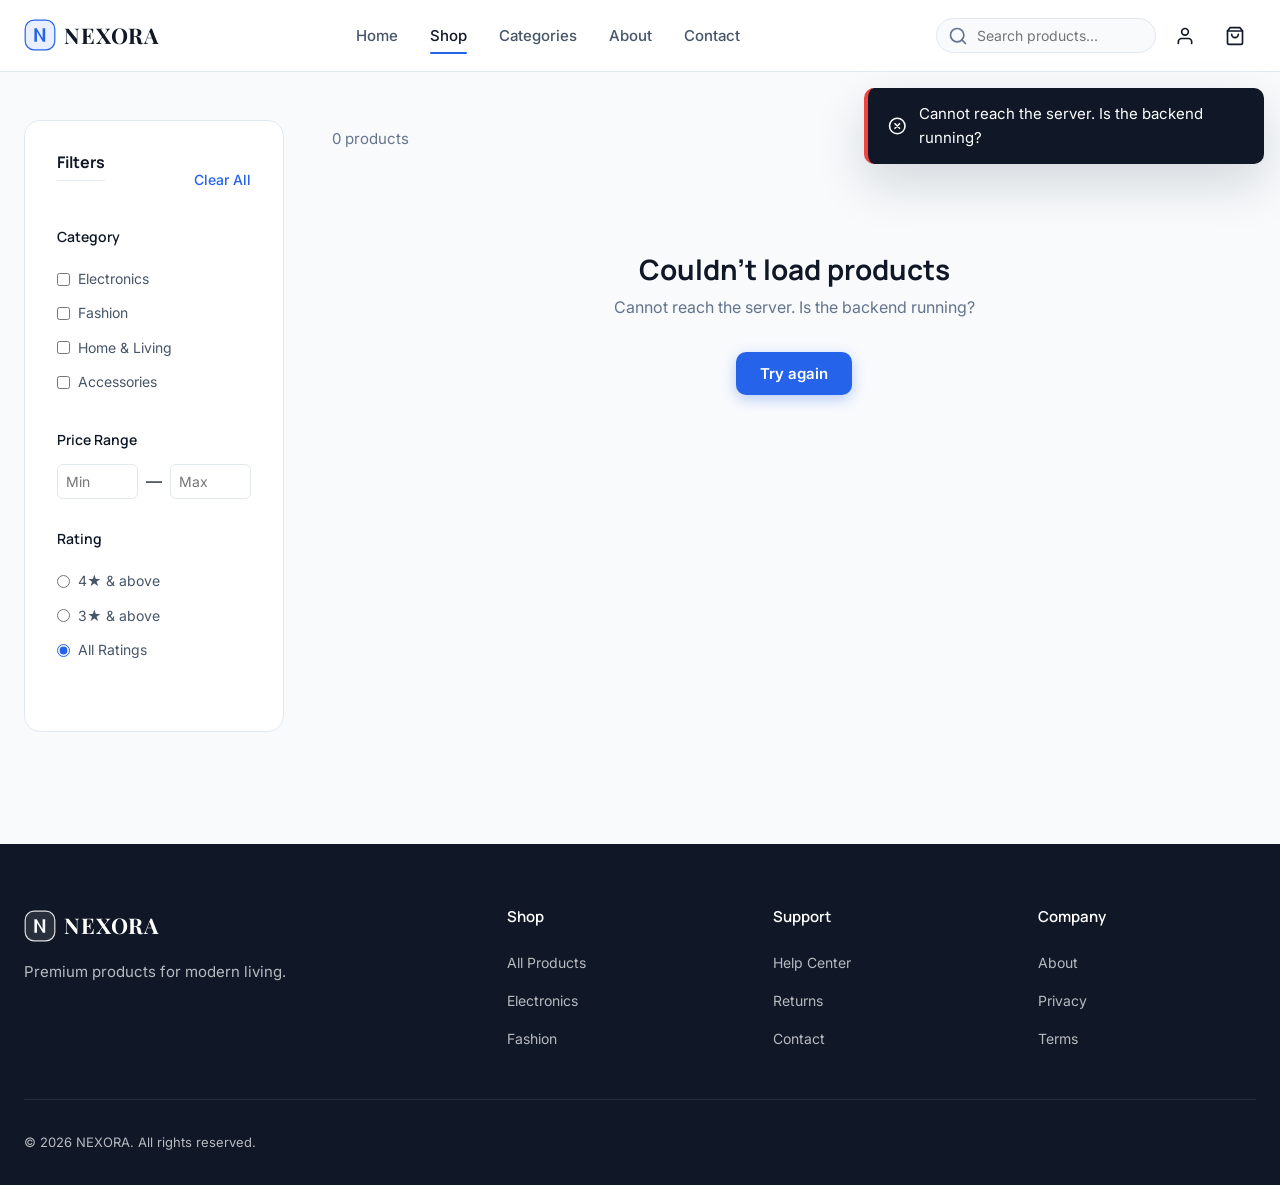
<file: nexora-frontend/shop.html>
<!DOCTYPE html>
<html lang="en">
<head>
  <meta charset="UTF-8">
  <meta name="viewport" content="width=device-width, initial-scale=1.0">
  <title>Shop — NEXORA</title>
  <link rel="preconnect" href="https://fonts.googleapis.com">
  <link rel="preconnect" href="https://fonts.gstatic.com" crossorigin>
  <link href="https://fonts.googleapis.com/css2?family=Inter:wght@400;500;600;700&family=Manrope:wght@600;700;800&family=Playfair+Display:ital,wght@0,600;0,700;1,600;1,700&display=swap" rel="stylesheet">
  <link rel="stylesheet" href="css/style.css">
  <link rel="stylesheet" href="css/components.css">
  <link rel="stylesheet" href="css/responsive.css">
</head>
<body>
  <header class="header">
    <div class="container header__inner">
      <a href="index.html" class="logo">
        <span class="logo__icon" aria-hidden="true"><svg viewBox="0 0 40 40" fill="none" xmlns="http://www.w3.org/2000/svg"><rect class="logo__icon-bg" x="1.5" y="1.5" width="37" height="37" rx="11" stroke-width="1.5"/><path class="logo__icon-n" d="M13 28.5V11.5h2.9l7.4 12.6V11.5H26.5v17H23.6L16.2 15.9v12.6H13z"/></svg></span>
        NEXORA
      </a>
      <nav class="nav">
        <a href="index.html" class="nav__link">Home</a>
        <a href="shop.html" class="nav__link active">Shop</a>
        <a href="index.html#categories" class="nav__link">Categories</a>
        <a href="index.html#about" class="nav__link">About</a>
        <a href="index.html#contact" class="nav__link">Contact</a>
      </nav>
      <div class="header__actions">
        <div class="search-box">
          <svg class="icon search-icon" viewBox="0 0 24 24"><circle cx="11" cy="11" r="8"/><path d="M21 21l-4.35-4.35"/></svg>
          <input type="text" class="search-input" placeholder="Search products..." aria-label="Search">
        </div>
        <a href="login.html" class="header__icon-btn" aria-label="Account">
          <svg class="icon" viewBox="0 0 24 24"><path d="M20 21v-2a4 4 0 0 0-4-4H8a4 4 0 0 0-4 4v2"/><circle cx="12" cy="7" r="4"/></svg>
        </a>
        <a href="cart.html" class="header__icon-btn" aria-label="Cart">
          <svg class="icon" viewBox="0 0 24 24"><path d="M6 2L3 6v14a2 2 0 0 0 2 2h14a2 2 0 0 0 2-2V6l-3-4z"/><line x1="3" y1="6" x2="21" y2="6"/><path d="M16 10a4 4 0 0 1-8 0"/></svg>
          <span class="cart-count" style="display:none">0</span>
        </a>
        <button class="mobile-toggle" aria-label="Menu">
          <svg class="icon" viewBox="0 0 24 24"><path d="M3 12h18M3 6h18M3 18h18"/></svg>
        </button>
      </div>
    </div>
  </header>

  <div class="mobile-menu">
    <div class="mobile-search">
      <div style="position:relative;width:100%">
        <svg class="icon" viewBox="0 0 24 24" style="position:absolute;left:12px;top:50%;transform:translateY(-50%);color:var(--slate)"><circle cx="11" cy="11" r="8"/><path d="M21 21l-4.35-4.35"/></svg>
        <input type="text" class="search-input" placeholder="Search products..." style="width:100%;padding:0.75rem 1rem 0.75rem 2.75rem;border:1.5px solid var(--border);border-radius:var(--radius-md);background:var(--soft-white)">
      </div>
    </div>
    <nav class="nav">
      <a href="index.html" class="nav__link">Home</a>
      <a href="shop.html" class="nav__link">Shop</a>
      <a href="index.html#categories" class="nav__link">Categories</a>
      <a href="index.html#about" class="nav__link">About</a>
      <a href="index.html#contact" class="nav__link">Contact</a>
      <a href="login.html" class="nav__link">Account</a>
      <a href="cart.html" class="nav__link">Cart</a>
    </nav>
  </div>

  <div class="container">
    <div class="shop-layout">
      <!-- Sidebar Filters -->
      <aside class="shop-sidebar">
        <div class="flex-between mb-3">
          <h3>Filters</h3>
          <button class="clear-filters" id="clear-filters">Clear All</button>
        </div>

        <div class="filter-group">
          <h4>Category</h4>
          <label class="filter-option">
            <input type="checkbox" name="category" value="electronics"> Electronics
          </label>
          <label class="filter-option">
            <input type="checkbox" name="category" value="fashion"> Fashion
          </label>
          <label class="filter-option">
            <input type="checkbox" name="category" value="home"> Home & Living
          </label>
          <label class="filter-option">
            <input type="checkbox" name="category" value="accessories"> Accessories
          </label>
        </div>

        <div class="filter-group">
          <h4>Price Range</h4>
          <div class="price-range">
            <input type="number" id="min-price" placeholder="Min" min="0">
            <span>—</span>
            <input type="number" id="max-price" placeholder="Max" min="0">
          </div>
        </div>

        <div class="filter-group">
          <h4>Rating</h4>
          <label class="filter-option">
            <input type="radio" name="rating" value="4"> 4★ & above
          </label>
          <label class="filter-option">
            <input type="radio" name="rating" value="3"> 3★ & above
          </label>
          <label class="filter-option">
            <input type="radio" name="rating" value="0" checked> All Ratings
          </label>
        </div>
      </aside>

      <!-- Products -->
      <div class="shop-main">
        <div class="shop-toolbar">
          <div class="flex gap-2" style="align-items:center">
            <button class="btn btn-secondary btn-sm" id="filter-toggle" style="display:none">
              <svg class="icon icon-sm" viewBox="0 0 24 24"><path d="M22 3H2l8 9.46V19l4 2v-8.54L22 3z"/></svg>
              Filters
            </button>
            <span class="shop-count" id="product-count">0 products</span>
          </div>
          <div class="shop-sort">
            <label for="sort-select">Sort by:</label>
            <select id="sort-select">
              <option value="featured">Featured</option>
              <option value="price-low">Price: Low to High</option>
              <option value="price-high">Price: High to Low</option>
              <option value="rating">Top Rated</option>
            </select>
          </div>
        </div>
        <div class="grid grid-3" id="shop-products">
          <!-- Rendered by JS -->
        </div>
      </div>
    </div>
  </div>

  <footer class="footer" style="margin-top:var(--space-3xl)">
    <div class="container">
      <div class="footer__grid">
        <div class="footer__brand">
          <a href="index.html" class="logo"><span class="logo__icon" aria-hidden="true"><svg viewBox="0 0 40 40" fill="none" xmlns="http://www.w3.org/2000/svg"><rect class="logo__icon-bg" x="1.5" y="1.5" width="37" height="37" rx="11" stroke-width="1.5"/><path class="logo__icon-n" d="M13 28.5V11.5h2.9l7.4 12.6V11.5H26.5v17H23.6L16.2 15.9v12.6H13z"/></svg></span> NEXORA</a>
          <p>Premium products for modern living.</p>
        </div>
        <div class="footer__col">
          <h4>Shop</h4>
          <ul>
            <li><a href="shop.html">All Products</a></li>
            <li><a href="shop.html?category=electronics">Electronics</a></li>
            <li><a href="shop.html?category=fashion">Fashion</a></li>
          </ul>
        </div>
        <div class="footer__col">
          <h4>Support</h4>
          <ul>
            <li><a href="#">Help Center</a></li>
            <li><a href="#">Returns</a></li>
            <li><a href="#">Contact</a></li>
          </ul>
        </div>
        <div class="footer__col">
          <h4>Company</h4>
          <ul>
            <li><a href="index.html#about">About</a></li>
            <li><a href="#">Privacy</a></li>
            <li><a href="#">Terms</a></li>
          </ul>
        </div>
      </div>
      <div class="footer__bottom">
        <span>&copy; 2026 NEXORA. All rights reserved.</span>
      </div>
    </div>
  </footer>

  <script src="js/products.js"></script>
  <script src="js/cart.js"></script>
  <script src="js/api.js"></script>
  <script src="js/main.js"></script>
  <script src="js/shop.js"></script>
  <script>
    // Show filter toggle on mobile
    if (window.innerWidth <= 768) {
      const btn = document.getElementById('filter-toggle');
      if (btn) btn.style.display = 'inline-flex';
    }
  </script>
</body>
</html>
</file>
<file: nexora-frontend/css/style.css>
/* ========================================
   NEXORA Design System
   Premium Modern E-commerce Frontend
   ======================================== */

/* CSS Variables */
:root {
  /* Colors */
  --navy: #101828;
  --navy-light: #1a2332;
  --blue: #2563EB;
  --blue-hover: #1d4ed8;
  --blue-light: #3b82f6;
  --orange: #FF7A30;
  --orange-hover: #e66a20;
  --white: #FFFFFF;
  --soft-white: #F8FAFC;
  --slate: #64748B;
  --slate-dark: #475569;
  --border: #E2E8F0;
  --border-dark: #CBD5E1;
  --success: #10B981;
  --error: #EF4444;
  --warning: #F59E0B;
  
  /* Typography */
  --font-primary: 'Inter', -apple-system, BlinkMacSystemFont, 'Segoe UI', Roboto, sans-serif;
  --font-display: 'Manrope', 'Inter', sans-serif;
  
  /* Spacing */
  --space-xs: 0.25rem;
  --space-sm: 0.5rem;
  --space-md: 1rem;
  --space-lg: 1.5rem;
  --space-xl: 2rem;
  --space-2xl: 3rem;
  --space-3xl: 4rem;
  
  /* Borders */
  --radius-sm: 6px;
  --radius-md: 10px;
  --radius-lg: 16px;
  --radius-xl: 24px;
  --radius-full: 9999px;
  
  /* Shadows */
  --shadow-sm: 0 1px 2px rgba(16, 24, 40, 0.05);
  --shadow-md: 0 4px 12px rgba(16, 24, 40, 0.08);
  --shadow-lg: 0 10px 30px rgba(16, 24, 40, 0.12);
  --shadow-xl: 0 20px 50px rgba(16, 24, 40, 0.15);
  
  /* Transitions */
  --transition-fast: 150ms ease;
  --transition: 250ms ease;
  --transition-slow: 400ms ease;
  
  /* Layout */
  --container: 1280px;
  --header-height: 72px;
}

/* Reset & Base */
*, *::before, *::after {
  box-sizing: border-box;
  margin: 0;
  padding: 0;
}

html {
  scroll-behavior: smooth;
  font-size: 16px;
}

body {
  font-family: var(--font-primary);
  background: var(--soft-white);
  color: var(--navy);
  line-height: 1.6;
  -webkit-font-smoothing: antialiased;
  -moz-osx-font-smoothing: grayscale;
  overflow-x: hidden;
}

img {
  max-width: 100%;
  height: auto;
  display: block;
}

a {
  text-decoration: none;
  color: inherit;
  transition: color var(--transition-fast);
}

ul, ol {
  list-style: none;
}

button {
  font-family: inherit;
  cursor: pointer;
  border: none;
  background: none;
}

input, select, textarea {
  font-family: inherit;
  font-size: 1rem;
}

/* Typography */
h1, h2, h3, h4, h5, h6 {
  font-family: var(--font-display);
  font-weight: 700;
  line-height: 1.2;
  color: var(--navy);
}

h1 { font-size: clamp(2rem, 5vw, 3.5rem); }
h2 { font-size: clamp(1.75rem, 4vw, 2.5rem); }
h3 { font-size: clamp(1.25rem, 3vw, 1.75rem); }
h4 { font-size: 1.25rem; }

.lead {
  font-size: 1.125rem;
  color: var(--slate);
  line-height: 1.7;
}

/* Container */
.container {
  width: 100%;
  max-width: var(--container);
  margin: 0 auto;
  padding: 0 var(--space-lg);
}

/* Buttons */
.btn {
  display: inline-flex;
  align-items: center;
  justify-content: center;
  gap: var(--space-sm);
  padding: 0.75rem 1.5rem;
  font-size: 0.9375rem;
  font-weight: 600;
  border-radius: var(--radius-md);
  transition: all var(--transition);
  white-space: nowrap;
  position: relative;
  overflow: hidden;
}

.btn-primary {
  background: var(--blue);
  color: var(--white);
  box-shadow: 0 4px 14px rgba(37, 99, 235, 0.3);
}

.btn-primary:hover {
  background: var(--blue-hover);
  transform: translateY(-2px);
  box-shadow: 0 6px 20px rgba(37, 99, 235, 0.4);
}

.btn-secondary {
  background: var(--white);
  color: var(--navy);
  border: 2px solid var(--border);
}

.btn-secondary:hover {
  border-color: var(--navy);
  background: var(--soft-white);
}

.btn-orange {
  background: var(--orange);
  color: var(--white);
  box-shadow: 0 4px 14px rgba(255, 122, 48, 0.3);
}

.btn-orange:hover {
  background: var(--orange-hover);
  transform: translateY(-2px);
}

.btn-outline {
  background: transparent;
  color: var(--white);
  border: 2px solid rgba(255, 255, 255, 0.4);
}

.btn-outline:hover {
  background: var(--white);
  color: var(--navy);
  border-color: var(--white);
}

.btn-ghost {
  background: transparent;
  color: var(--navy);
  padding: 0.5rem 1rem;
}

.btn-ghost:hover {
  color: var(--blue);
}

.btn-sm {
  padding: 0.5rem 1rem;
  font-size: 0.875rem;
}

.btn-lg {
  padding: 1rem 2rem;
  font-size: 1.0625rem;
}

.btn-block {
  width: 100%;
}

.btn:disabled {
  opacity: 0.6;
  cursor: not-allowed;
  transform: none !important;
}

/* Icons */
.icon {
  width: 20px;
  height: 20px;
  stroke: currentColor;
  fill: none;
  stroke-width: 2;
  stroke-linecap: round;
  stroke-linejoin: round;
}

.icon-sm {
  width: 16px;
  height: 16px;
}

.icon-lg {
  width: 24px;
  height: 24px;
}

/* Badge */
.badge {
  display: inline-flex;
  align-items: center;
  padding: 0.25rem 0.625rem;
  font-size: 0.75rem;
  font-weight: 600;
  border-radius: var(--radius-full);
  text-transform: uppercase;
  letter-spacing: 0.03em;
}

.badge-sale {
  background: var(--orange);
  color: var(--white);
}

.badge-new {
  background: var(--blue);
  color: var(--white);
}

.badge-discount {
  background: var(--error);
  color: var(--white);
}

/* Star Rating */
.stars {
  display: inline-flex;
  gap: 2px;
  color: #FBBF24;
}

.stars .star {
  width: 14px;
  height: 14px;
  fill: currentColor;
}

.stars .star.empty {
  fill: var(--border);
  color: var(--border);
}

.rating-text {
  font-size: 0.875rem;
  color: var(--slate);
  margin-left: 0.375rem;
}

/* Product Card */
.product-card {
  background: var(--white);
  border-radius: var(--radius-lg);
  overflow: hidden;
  box-shadow: var(--shadow-sm);
  border: 1px solid var(--border);
  transition: all var(--transition);
  position: relative;
  display: flex;
  flex-direction: column;
  height: 100%;
}

.product-card:hover {
  transform: translateY(-6px);
  box-shadow: var(--shadow-lg);
  border-color: transparent;
}

.product-card__image {
  position: relative;
  aspect-ratio: 1;
  overflow: hidden;
  background: var(--soft-white);
}

.product-card__image img {
  width: 100%;
  height: 100%;
  object-fit: cover;
  transition: transform var(--transition-slow);
}

.product-card:hover .product-card__image img {
  transform: scale(1.06);
}

.product-card__badge {
  position: absolute;
  top: 12px;
  left: 12px;
  z-index: 2;
}

.product-card__wishlist {
  position: absolute;
  top: 12px;
  right: 12px;
  z-index: 2;
  width: 36px;
  height: 36px;
  border-radius: 50%;
  background: var(--white);
  display: flex;
  align-items: center;
  justify-content: center;
  box-shadow: var(--shadow-md);
  transition: all var(--transition);
  color: var(--slate);
}

.product-card__wishlist:hover,
.product-card__wishlist.active {
  color: var(--error);
  transform: scale(1.1);
}

.product-card__wishlist.active svg {
  fill: currentColor;
}

.product-card__body {
  padding: var(--space-lg);
  display: flex;
  flex-direction: column;
  flex: 1;
  gap: var(--space-sm);
}

.product-card__category {
  font-size: 0.75rem;
  font-weight: 500;
  color: var(--slate);
  text-transform: uppercase;
  letter-spacing: 0.05em;
}

.product-card__name {
  font-size: 1rem;
  font-weight: 600;
  color: var(--navy);
  line-height: 1.4;
  display: -webkit-box;
  -webkit-line-clamp: 2;
  -webkit-box-orient: vertical;
  overflow: hidden;
}

.product-card__rating {
  display: flex;
  align-items: center;
}

.product-card__price {
  display: flex;
  align-items: baseline;
  gap: var(--space-sm);
  margin-top: auto;
  padding-top: var(--space-sm);
}

.product-card__price .current {
  font-size: 1.125rem;
  font-weight: 700;
  color: var(--navy);
}

.product-card__price .original {
  font-size: 0.875rem;
  color: var(--slate);
  text-decoration: line-through;
}

.product-card__actions {
  margin-top: var(--space-md);
}

.product-card__actions .btn {
  width: 100%;
}

/* Category Card */
.category-card {
  position: relative;
  border-radius: var(--radius-lg);
  overflow: hidden;
  aspect-ratio: 4/3;
  cursor: pointer;
  group: true;
}

.category-card img {
  width: 100%;
  height: 100%;
  object-fit: cover;
  transition: transform var(--transition-slow);
}

.category-card:hover img {
  transform: scale(1.08);
}

.category-card__overlay {
  position: absolute;
  inset: 0;
  background: linear-gradient(to top, rgba(16, 24, 40, 0.85) 0%, rgba(16, 24, 40, 0.2) 50%, transparent 100%);
  display: flex;
  flex-direction: column;
  justify-content: flex-end;
  padding: var(--space-xl);
  transition: background var(--transition);
}

.category-card:hover .category-card__overlay {
  background: linear-gradient(to top, rgba(16, 24, 40, 0.9) 0%, rgba(16, 24, 40, 0.4) 60%, transparent 100%);
}

.category-card__title {
  color: var(--white);
  font-size: 1.375rem;
  font-weight: 700;
  margin-bottom: 0.25rem;
}

.category-card__desc {
  color: rgba(255, 255, 255, 0.8);
  font-size: 0.875rem;
}

/* Section */
.section {
  padding: var(--space-3xl) 0;
}

/* A little extra breathing room above the footer */
.section--before-footer {
  padding-bottom: calc(var(--space-3xl) + var(--space-xl));
}

.section-header {
  text-align: center;
  margin-bottom: var(--space-2xl);
}

.section-header h2 {
  margin-bottom: var(--space-sm);
}

.section-header p {
  color: var(--slate);
  max-width: 560px;
  margin: 0 auto;
}

.section-header .view-all {
  display: inline-flex;
  align-items: center;
  gap: 0.375rem;
  color: var(--blue);
  font-weight: 600;
  margin-top: var(--space-md);
}

.section-header .view-all:hover {
  gap: 0.625rem;
}

/* Grid */
.grid {
  display: grid;
  gap: var(--space-lg);
}

.grid-2 { grid-template-columns: repeat(2, 1fr); }
.grid-3 { grid-template-columns: repeat(3, 1fr); }
.grid-4 { grid-template-columns: repeat(4, 1fr); }
.grid-categories { grid-template-columns: repeat(5, 1fr); }

/* Toast Notifications */
.toast-container {
  position: fixed;
  top: calc(var(--header-height) + 16px);
  right: 16px;
  z-index: 9999;
  display: flex;
  flex-direction: column;
  gap: 10px;
  pointer-events: none;
}

.toast {
  background: var(--navy);
  color: var(--white);
  padding: 14px 20px;
  border-radius: var(--radius-md);
  box-shadow: var(--shadow-xl);
  display: flex;
  align-items: center;
  gap: 12px;
  min-width: 280px;
  max-width: 400px;
  pointer-events: auto;
  animation: slideIn 0.3s ease;
  font-size: 0.9375rem;
}

.toast.success { border-left: 4px solid var(--success); }
.toast.error { border-left: 4px solid var(--error); }
.toast.info { border-left: 4px solid var(--blue); }

.toast.hide {
  animation: slideOut 0.3s ease forwards;
}

@keyframes slideIn {
  from { transform: translateX(100%); opacity: 0; }
  to { transform: translateX(0); opacity: 1; }
}

@keyframes slideOut {
  from { transform: translateX(0); opacity: 1; }
  to { transform: translateX(100%); opacity: 0; }
}

/* Form Elements */
.form-group {
  margin-bottom: var(--space-lg);
}

.form-label {
  display: block;
  font-size: 0.875rem;
  font-weight: 600;
  color: var(--navy);
  margin-bottom: var(--space-sm);
}

.form-input {
  width: 100%;
  padding: 0.75rem 1rem;
  border: 1.5px solid var(--border);
  border-radius: var(--radius-md);
  background: var(--white);
  color: var(--navy);
  transition: all var(--transition-fast);
  outline: none;
}

.form-input:focus {
  border-color: var(--blue);
  box-shadow: 0 0 0 3px rgba(37, 99, 235, 0.15);
}

.form-input.error {
  border-color: var(--error);
}

.form-error {
  font-size: 0.8125rem;
  color: var(--error);
  margin-top: 0.375rem;
  display: none;
}

.form-error.show {
  display: block;
}

.form-success {
  font-size: 0.875rem;
  color: var(--success);
  margin-top: 0.5rem;
}

.password-toggle {
  position: relative;
}

.password-toggle .form-input {
  padding-right: 3rem;
}

.password-toggle .toggle-btn {
  position: absolute;
  right: 12px;
  top: 50%;
  transform: translateY(-50%);
  color: var(--slate);
  padding: 4px;
}

.password-toggle .toggle-btn:hover {
  color: var(--navy);
}

/* Checkbox & Radio */
.checkbox-group {
  display: flex;
  align-items: center;
  gap: 0.5rem;
  cursor: pointer;
}

.checkbox-group input {
  width: 18px;
  height: 18px;
  accent-color: var(--blue);
}

/* Empty State */
.empty-state {
  text-align: center;
  padding: var(--space-3xl) var(--space-lg);
}

.empty-state__icon {
  width: 80px;
  height: 80px;
  margin: 0 auto var(--space-lg);
  color: var(--slate);
  opacity: 0.5;
}

.empty-state h3 {
  margin-bottom: var(--space-sm);
}

.empty-state p {
  color: var(--slate);
  margin-bottom: var(--space-xl);
}

/* Loading Skeleton */
.skeleton {
  background: linear-gradient(90deg, var(--border) 25%, var(--soft-white) 50%, var(--border) 75%);
  background-size: 200% 100%;
  animation: shimmer 1.5s infinite;
  border-radius: var(--radius-md);
}

@keyframes shimmer {
  0% { background-position: 200% 0; }
  100% { background-position: -200% 0; }
}

/* Utility */
.text-center { text-align: center; }
.text-left { text-align: left; }
.text-right { text-align: right; }
.mt-1 { margin-top: var(--space-sm); }
.mt-2 { margin-top: var(--space-md); }
.mt-3 { margin-top: var(--space-lg); }
.mt-4 { margin-top: var(--space-xl); }
.mb-1 { margin-bottom: var(--space-sm); }
.mb-2 { margin-bottom: var(--space-md); }
.mb-3 { margin-bottom: var(--space-lg); }
.mb-4 { margin-bottom: var(--space-xl); }
.flex { display: flex; }
.flex-center { display: flex; align-items: center; justify-content: center; }
.flex-between { display: flex; align-items: center; justify-content: space-between; }
.gap-1 { gap: var(--space-sm); }
.gap-2 { gap: var(--space-md); }
.gap-3 { gap: var(--space-lg); }
.hidden { display: none !important; }
.sr-only {
  position: absolute;
  width: 1px;
  height: 1px;
  padding: 0;
  margin: -1px;
  overflow: hidden;
  clip: rect(0,0,0,0);
  border: 0;
}
</file>
<file: nexora-frontend/css/components.css>
/* ========================================
   NEXORA Components
   ======================================== */

/* ========== Navigation ========== */
.header {
  position: sticky;
  top: 0;
  z-index: 1000;
  background: var(--white);
  border-bottom: 1px solid var(--border);
  height: var(--header-height);
  transition: box-shadow var(--transition);
}

.header.scrolled {
  box-shadow: var(--shadow-md);
}

.header__inner {
  display: flex;
  align-items: center;
  justify-content: space-between;
  height: 100%;
  gap: var(--space-lg);
}

.logo {
  display: flex;
  align-items: center;
  gap: 0.5rem;
  font-family: 'Playfair Display', Georgia, 'Times New Roman', serif;
  font-weight: 700;
  font-size: 1.35rem;
  color: var(--navy);
  letter-spacing: 0.04em;
  flex-shrink: 0;
  font-style: normal;
}

.logo__icon {
  width: 32px;
  height: 32px;
  display: flex;
  align-items: center;
  justify-content: center;
  flex-shrink: 0;
}

.logo__icon svg {
  width: 100%;
  height: 100%;
  display: block;
}

.logo__icon-bg {
  fill: rgba(37, 99, 235, 0.1);
  stroke: #2563EB;
}

.logo__icon-n {
  fill: #2563EB;
}

/* Footer / dark backgrounds — lighter mark */
.footer .logo__icon-bg,
.footer .logo .logo__icon-bg {
  fill: rgba(255, 255, 255, 0.1);
  stroke: rgba(255, 255, 255, 0.85);
}

.footer .logo__icon-n,
.footer .logo .logo__icon-n {
  fill: #FFFFFF;
}

.footer .logo {
  color: #FFFFFF;
}

.nav {
  display: flex;
  align-items: center;
  gap: var(--space-xl);
}

.nav__link {
  font-size: 0.9375rem;
  font-weight: 500;
  color: var(--slate-dark);
  position: relative;
  padding: 0.25rem 0;
}

.nav__link:hover,
.nav__link.active {
  color: var(--navy);
}

.nav__link.active::after {
  content: '';
  position: absolute;
  bottom: -2px;
  left: 0;
  right: 0;
  height: 2px;
  background: var(--blue);
  border-radius: 1px;
}

.header__actions {
  display: flex;
  align-items: center;
  gap: var(--space-sm);
}

.search-box {
  position: relative;
  display: flex;
  align-items: center;
}

.search-box input {
  width: 220px;
  padding: 0.5rem 1rem 0.5rem 2.5rem;
  border: 1.5px solid var(--border);
  border-radius: var(--radius-full);
  background: var(--soft-white);
  font-size: 0.875rem;
  transition: all var(--transition-fast);
  outline: none;
}

.search-box input:focus {
  width: 280px;
  border-color: var(--blue);
  background: var(--white);
  box-shadow: 0 0 0 3px rgba(37, 99, 235, 0.1);
}

.search-box .search-icon {
  position: absolute;
  left: 12px;
  color: var(--slate);
  pointer-events: none;
}

.header__icon-btn {
  position: relative;
  width: 42px;
  height: 42px;
  border-radius: 50%;
  display: flex;
  align-items: center;
  justify-content: center;
  color: var(--navy);
  transition: all var(--transition-fast);
}

.header__icon-btn:hover {
  background: var(--soft-white);
  color: var(--blue);
}

.cart-count {
  position: absolute;
  top: 2px;
  right: 2px;
  min-width: 18px;
  height: 18px;
  background: var(--orange);
  color: white;
  font-size: 0.6875rem;
  font-weight: 700;
  border-radius: 50%;
  display: flex;
  align-items: center;
  justify-content: center;
  padding: 0 4px;
}

.mobile-toggle {
  display: none;
  width: 42px;
  height: 42px;
  align-items: center;
  justify-content: center;
  color: var(--navy);
}

/* Mobile Menu */
.mobile-menu {
  display: none;
  position: fixed;
  top: var(--header-height);
  left: 0;
  right: 0;
  bottom: 0;
  background: var(--white);
  z-index: 999;
  padding: var(--space-xl);
  transform: translateX(-100%);
  transition: transform var(--transition);
  overflow-y: auto;
}

.mobile-menu.open {
  transform: translateX(0);
}

.mobile-menu .nav {
  flex-direction: column;
  align-items: flex-start;
  gap: var(--space-md);
}

.mobile-menu .nav__link {
  font-size: 1.125rem;
  padding: 0.5rem 0;
  width: 100%;
  border-bottom: 1px solid var(--border);
}

.mobile-search {
  margin-bottom: var(--space-xl);
}

.mobile-search input {
  width: 100%;
  padding: 0.75rem 1rem 0.75rem 2.75rem;
  border: 1.5px solid var(--border);
  border-radius: var(--radius-md);
  background: var(--soft-white);
  font-size: 1rem;
}

/* ========== Hero ========== */
.hero {
  position: relative;
  background: linear-gradient(145deg, #0a0f1a 0%, #111827 40%, #0f172a 70%, #0a0f1a 100%);
  color: white;
  overflow: hidden;
  min-height: 620px;
  display: flex;
  align-items: center;
  padding-left: 1.5rem;
  padding-right: 1.5rem;
}

.hero::before {
  content: '';
  position: absolute;
  top: -40%;
  right: -15%;
  width: 700px;
  height: 700px;
  background: radial-gradient(circle, rgba(37, 99, 235, 0.22) 0%, transparent 65%);
  pointer-events: none;
}

.hero::after {
  content: '';
  position: absolute;
  bottom: -25%;
  left: -8%;
  width: 480px;
  height: 480px;
  background: radial-gradient(circle, rgba(255, 122, 48, 0.1) 0%, transparent 65%);
  pointer-events: none;
}

.hero__inner {
  display: grid;
  grid-template-columns: 1.05fr 0.95fr;
  gap: var(--space-3xl);
  align-items: center;
  position: relative;
  z-index: 1;
  padding: 4.5rem 2rem;
}

.hero__content {
  max-width: 580px;
}

.hero__badge {
  display: inline-flex;
  align-items: center;
  gap: 0.5rem;
  background: rgba(255, 122, 48, 0.12);
  color: #FF8F4A;
  padding: 0.4rem 1.1rem;
  border-radius: var(--radius-full);
  font-size: 0.8125rem;
  font-weight: 600;
  letter-spacing: 0.02em;
  margin-bottom: 1.75rem;
  border: 1px solid rgba(255, 122, 48, 0.28);
  backdrop-filter: blur(8px);
}

.hero__title {
  font-family: 'Manrope', var(--font-display);
  color: white;
  font-size: clamp(2.4rem, 5.5vw, 3.75rem);
  font-weight: 700;
  line-height: 1.15;
  letter-spacing: -0.025em;
  margin-bottom: 1.5rem;
}

.hero__title-accent {
  font-family: 'Playfair Display', Georgia, 'Times New Roman', serif;
  font-weight: 700;
  font-style: italic;
  letter-spacing: 0.01em;
  background: linear-gradient(135deg, #93C5FD 0%, #60A5FA 35%, #FF9F5A 100%);
  -webkit-background-clip: text;
  -webkit-text-fill-color: transparent;
  background-clip: text;
}

.hero__subtitle {
  font-family: 'Inter', sans-serif;
  font-size: 1.125rem;
  font-weight: 400;
  color: rgba(255, 255, 255, 0.68);
  margin-bottom: 2rem;
  line-height: 1.75;
  max-width: 480px;
  letter-spacing: 0.01em;
}

.hero__actions {
  display: flex;
  flex-wrap: wrap;
  gap: 1rem;
  margin-bottom: 2.5rem;
}

/* Hero primary button — elevated, with arrow */
.hero-btn-primary {
  background: linear-gradient(135deg, #2563EB 0%, #1D4ED8 100%);
  color: white;
  padding: 1rem 1.75rem;
  font-size: 1rem;
  font-weight: 600;
  letter-spacing: 0.01em;
  border-radius: 14px;
  box-shadow: 0 8px 24px rgba(37, 99, 235, 0.4), 0 2px 6px rgba(0, 0, 0, 0.15);
  gap: 0.625rem;
  transition: all 0.3s cubic-bezier(0.4, 0, 0.2, 1);
}

.hero-btn-primary:hover {
  background: linear-gradient(135deg, #3B82F6 0%, #2563EB 100%);
  transform: translateY(-3px);
  box-shadow: 0 12px 32px rgba(37, 99, 235, 0.5), 0 4px 10px rgba(0, 0, 0, 0.2);
}

.hero-btn-primary .icon {
  transition: transform 0.3s ease;
}

.hero-btn-primary:hover .icon {
  transform: translateX(4px);
}

/* Hero secondary button — glass style */
.hero-btn-secondary {
  background: rgba(255, 255, 255, 0.06);
  color: white;
  padding: 1rem 1.75rem;
  font-size: 1rem;
  font-weight: 600;
  letter-spacing: 0.01em;
  border-radius: 14px;
  border: 1.5px solid rgba(255, 255, 255, 0.25);
  backdrop-filter: blur(8px);
  transition: all 0.3s cubic-bezier(0.4, 0, 0.2, 1);
}

.hero-btn-secondary:hover {
  background: rgba(255, 255, 255, 0.14);
  border-color: rgba(255, 255, 255, 0.5);
  transform: translateY(-2px);
  color: white;
}

/* Hero trust stats */
.hero__stats {
  display: flex;
  align-items: center;
  gap: 1.5rem;
  padding-top: 0.5rem;
}

.hero__stat {
  display: flex;
  flex-direction: column;
  gap: 0.15rem;
}

.hero__stat strong {
  font-family: 'Manrope', sans-serif;
  font-size: 1.25rem;
  font-weight: 700;
  color: white;
  letter-spacing: -0.02em;
}

.hero__stat span {
  font-size: 0.75rem;
  color: rgba(255, 255, 255, 0.5);
  font-weight: 500;
  letter-spacing: 0.02em;
}

.hero__stat-divider {
  width: 1px;
  height: 32px;
  background: rgba(255, 255, 255, 0.15);
}

.hero__image {
  position: relative;
  display: flex;
  justify-content: center;
  align-items: center;
}

.hero__image-wrapper {
  position: relative;
  width: 100%;
  max-width: 500px;
  aspect-ratio: 1;
  border-radius: 24px;
  overflow: hidden;
  box-shadow: 0 25px 60px rgba(0, 0, 0, 0.4), 0 0 0 1px rgba(255, 255, 255, 0.08);
}

.hero__image-wrapper::after {
  content: '';
  position: absolute;
  inset: 0;
  background: linear-gradient(180deg, transparent 50%, rgba(10, 15, 26, 0.25) 100%);
  pointer-events: none;
}

.hero__image-wrapper img {
  width: 100%;
  height: 100%;
  object-fit: cover;
  transition: transform 0.6s ease;
}

.hero__image-wrapper:hover img {
  transform: scale(1.04);
}

.hero__float {
  position: absolute;
  background: rgba(255, 255, 255, 0.97);
  backdrop-filter: blur(16px);
  border-radius: 14px;
  padding: 0.85rem 1.35rem;
  box-shadow: 0 12px 32px rgba(0, 0, 0, 0.18);
  display: flex;
  align-items: center;
  gap: 0.75rem;
  animation: float 3.5s ease-in-out infinite;
  border: 1px solid rgba(255, 255, 255, 0.6);
}

.hero__float--1 {
  top: 8%;
  left: -8%;
  animation-delay: 0s;
}

.hero__float--2 {
  bottom: 12%;
  right: -4%;
  animation-delay: 1.5s;
}

.hero__float-icon {
  width: 42px;
  height: 42px;
  border-radius: 12px;
  background: var(--blue);
  color: white;
  display: flex;
  align-items: center;
  justify-content: center;
  flex-shrink: 0;
}

.hero__float-text {
  font-size: 0.8125rem;
  color: var(--navy);
  font-weight: 700;
  letter-spacing: -0.01em;
  line-height: 1.3;
}

.hero__float-text span {
  display: block;
  font-size: 0.72rem;
  color: var(--slate);
  font-weight: 500;
  margin-top: 1px;
}

@keyframes float {
  0%, 100% { transform: translateY(0); }
  50% { transform: translateY(-12px); }
}

/* ========== Promo Banner ========== */
.promo-banner {
  background: linear-gradient(135deg, var(--navy) 0%, #1e3a5f 100%);
  color: white;
  border-radius: var(--radius-xl);
  padding: var(--space-2xl) var(--space-3xl);
  display: grid;
  grid-template-columns: 1fr auto;
  gap: var(--space-2xl);
  align-items: center;
  position: relative;
  overflow: hidden;
}

.promo-banner::before {
  content: '';
  position: absolute;
  top: -50%;
  right: -10%;
  width: 400px;
  height: 400px;
  background: radial-gradient(circle, rgba(255, 122, 48, 0.2) 0%, transparent 70%);
}

.promo-banner__content h2 {
  color: white;
  margin-bottom: var(--space-sm);
}

.promo-banner__content p {
  color: rgba(255, 255, 255, 0.7);
  margin-bottom: var(--space-lg);
  max-width: 400px;
}

.promo-banner__countdown {
  display: flex;
  gap: var(--space-md);
}

.countdown-item {
  background: rgba(255, 255, 255, 0.1);
  border: 1px solid rgba(255, 255, 255, 0.15);
  border-radius: var(--radius-md);
  padding: 0.75rem 1rem;
  text-align: center;
  min-width: 70px;
}

.countdown-item__value {
  font-size: 1.5rem;
  font-weight: 700;
  color: var(--orange);
  display: block;
}

.countdown-item__label {
  font-size: 0.6875rem;
  text-transform: uppercase;
  letter-spacing: 0.05em;
  color: rgba(255, 255, 255, 0.6);
}

/* ========== Benefits ========== */
.benefits {
  background: var(--white);
  border-top: 1px solid var(--border);
  border-bottom: 1px solid var(--border);
}

.benefits__grid {
  display: grid;
  grid-template-columns: repeat(4, 1fr);
  gap: var(--space-xl);
}

.benefit-card {
  text-align: center;
  padding: var(--space-lg);
}

.benefit-card__icon {
  width: 56px;
  height: 56px;
  margin: 0 auto var(--space-md);
  background: rgba(37, 99, 235, 0.1);
  border-radius: var(--radius-md);
  display: flex;
  align-items: center;
  justify-content: center;
  color: var(--blue);
}

.benefit-card h4 {
  font-size: 1rem;
  margin-bottom: 0.375rem;
}

.benefit-card p {
  font-size: 0.875rem;
  color: var(--slate);
}

/* ========== Reviews ========== */
.review-card {
  background: var(--white);
  border: 1px solid var(--border);
  border-radius: var(--radius-lg);
  padding: var(--space-xl);
  height: 100%;
  display: flex;
  flex-direction: column;
}

.review-card__header {
  display: flex;
  align-items: center;
  gap: var(--space-md);
  margin-bottom: var(--space-md);
}

.review-card__avatar {
  width: 48px;
  height: 48px;
  border-radius: 50%;
  object-fit: cover;
  background: var(--soft-white);
}

.review-card__name {
  font-weight: 600;
  font-size: 0.9375rem;
}

.review-card__role {
  font-size: 0.8125rem;
  color: var(--slate);
}

.review-card__text {
  color: var(--slate-dark);
  font-size: 0.9375rem;
  line-height: 1.7;
  flex: 1;
}

.review-card__stars {
  margin-top: var(--space-md);
}

/* ========== Newsletter ========== */
.newsletter {
  background: linear-gradient(135deg, #101828 0%, #1a2332 100%);
  color: white;
  border-radius: var(--radius-xl);
  padding: var(--space-2xl) var(--space-3xl);
  text-align: center;
  border: 1px solid rgba(255, 255, 255, 0.06);
}

.newsletter h2 {
  color: white;
  margin-bottom: var(--space-sm);
}

.newsletter p {
  color: rgba(255, 255, 255, 0.7);
  margin-bottom: var(--space-xl);
  max-width: 480px;
  margin-left: auto;
  margin-right: auto;
}

.newsletter__form {
  display: flex;
  gap: var(--space-sm);
  max-width: 480px;
  margin: 0 auto;
}

.newsletter__form input {
  flex: 1;
  padding: 0.875rem 1.25rem;
  border: none;
  border-radius: var(--radius-md);
  font-size: 1rem;
  outline: none;
}

.newsletter__form .btn {
  flex-shrink: 0;
}

/* ========== Contact ========== */
.contact-section {
  background: var(--soft-white);
  padding: 3.5rem 0;
}

.contact-section .section-header {
  margin-bottom: 2rem;
}

.contact-section .section-header h2 {
  font-size: 1.75rem;
}

.contact-section .section-header p {
  font-size: 1rem;
}

.contact-grid {
  display: grid;
  grid-template-columns: 1fr 1.15fr;
  gap: 1.75rem;
  align-items: stretch;
  max-width: 980px;
  margin: 0 auto;
}

.contact-info {
  display: flex;
  flex-direction: column;
  gap: 1rem;
}

.contact-card {
  display: flex;
  gap: 1rem;
  align-items: center;
  background: var(--white);
  border: 1px solid var(--border);
  border-radius: 16px;
  padding: 1.25rem 1.35rem;
  transition: box-shadow var(--transition);
  flex: 1;
}

.contact-card:hover {
  box-shadow: var(--shadow-md);
}

.contact-card__icon {
  width: 48px;
  height: 48px;
  border-radius: 50%;
  background: rgba(37, 99, 235, 0.1);
  color: var(--blue);
  display: flex;
  align-items: center;
  justify-content: center;
  flex-shrink: 0;
}

.contact-card__icon .icon {
  width: 20px;
  height: 20px;
}

.contact-card h4 {
  font-size: 1rem;
  font-weight: 600;
  margin-bottom: 0.2rem;
  color: var(--navy);
}

.contact-card p {
  font-size: 0.875rem;
  color: var(--slate);
  line-height: 1.45;
}

.contact-form {
  background: var(--white);
  border: 1px solid var(--border);
  border-radius: 16px;
  padding: 1.75rem 1.85rem;
  box-shadow: var(--shadow-sm);
  display: flex;
  flex-direction: column;
}

.contact-form .form-group {
  margin-bottom: 1.15rem;
}

.contact-form .form-label {
  font-size: 0.9375rem;
  font-weight: 600;
  margin-bottom: 0.45rem;
}

.contact-form .form-input {
  padding: 0.85rem 1.1rem;
  font-size: 0.9375rem;
  border-radius: 12px;
}

.contact-form textarea.form-input {
  min-height: 140px !important;
  resize: vertical;
}

.contact-form .btn {
  padding: 0.95rem 1.5rem;
  font-size: 1rem;
  border-radius: 999px;
  margin-top: auto;
}

/* ========== Footer ========== */
.footer {
  background: var(--navy);
  color: rgba(255, 255, 255, 0.7);
  padding: var(--space-3xl) 0 var(--space-xl);
}

.footer__grid {
  display: grid;
  grid-template-columns: 2fr 1fr 1fr 1fr;
  gap: var(--space-2xl);
  margin-bottom: var(--space-2xl);
}

.footer__brand .logo {
  color: white;
  margin-bottom: var(--space-md);
}

.footer__brand p {
  font-size: 0.9375rem;
  line-height: 1.7;
  max-width: 300px;
  margin-bottom: var(--space-lg);
}

.footer__social {
  display: flex;
  gap: var(--space-sm);
}

.footer__social a {
  width: 40px;
  height: 40px;
  border-radius: 50%;
  background: rgba(255, 255, 255, 0.08);
  display: flex;
  align-items: center;
  justify-content: center;
  color: white;
  transition: all var(--transition-fast);
}

.footer__social a:hover {
  background: var(--blue);
}

.footer__col h4 {
  color: white;
  font-size: 0.9375rem;
  margin-bottom: var(--space-lg);
  font-weight: 600;
}

.footer__col ul {
  display: flex;
  flex-direction: column;
  gap: 0.75rem;
}

.footer__col a {
  font-size: 0.875rem;
  transition: color var(--transition-fast);
}

.footer__col a:hover {
  color: white;
}

.footer__bottom {
  border-top: 1px solid rgba(255, 255, 255, 0.1);
  padding-top: var(--space-xl);
  display: flex;
  justify-content: space-between;
  align-items: center;
  font-size: 0.8125rem;
}

.footer__bottom a:hover {
  color: white;
}

/* ========== Shop Page ========== */
.shop-layout {
  display: grid;
  grid-template-columns: 260px 1fr;
  gap: var(--space-2xl);
  padding: var(--space-2xl) 0;
}

.shop-sidebar {
  background: var(--white);
  border: 1px solid var(--border);
  border-radius: var(--radius-lg);
  padding: var(--space-xl);
  height: fit-content;
  position: sticky;
  top: calc(var(--header-height) + 16px);
}

.shop-sidebar h3 {
  font-size: 1rem;
  margin-bottom: var(--space-lg);
  padding-bottom: var(--space-sm);
  border-bottom: 1px solid var(--border);
}

.filter-group {
  margin-bottom: var(--space-xl);
}

.filter-group h4 {
  font-size: 0.875rem;
  font-weight: 600;
  margin-bottom: var(--space-md);
  color: var(--navy);
}

.filter-option {
  display: flex;
  align-items: center;
  gap: 0.5rem;
  padding: 0.375rem 0;
  cursor: pointer;
  font-size: 0.875rem;
  color: var(--slate-dark);
}

.filter-option:hover {
  color: var(--navy);
}

.filter-option input {
  accent-color: var(--blue);
}

.price-range {
  display: flex;
  gap: var(--space-sm);
  align-items: center;
}

.price-range input {
  width: 100%;
  padding: 0.5rem;
  border: 1px solid var(--border);
  border-radius: var(--radius-sm);
  font-size: 0.875rem;
}

.shop-toolbar {
  display: flex;
  justify-content: space-between;
  align-items: center;
  margin-bottom: var(--space-xl);
  flex-wrap: wrap;
  gap: var(--space-md);
}

.shop-count {
  font-size: 0.9375rem;
  color: var(--slate);
}

.shop-sort {
  display: flex;
  align-items: center;
  gap: var(--space-sm);
}

.shop-sort select {
  padding: 0.5rem 2rem 0.5rem 0.75rem;
  border: 1.5px solid var(--border);
  border-radius: var(--radius-md);
  background: var(--white);
  font-size: 0.875rem;
  outline: none;
  cursor: pointer;
}

.clear-filters {
  font-size: 0.875rem;
  color: var(--blue);
  font-weight: 500;
  cursor: pointer;
}

.clear-filters:hover {
  text-decoration: underline;
}

/* ========== Product Details ========== */
.product-detail {
  padding: var(--space-2xl) 0;
}

.product-detail__grid {
  display: grid;
  grid-template-columns: 1fr 1fr;
  gap: var(--space-3xl);
  margin-bottom: var(--space-3xl);
}

.product-gallery {
  display: flex;
  flex-direction: column;
  gap: var(--space-md);
}

.product-gallery__main {
  aspect-ratio: 1;
  border-radius: var(--radius-lg);
  overflow: hidden;
  background: var(--white);
  border: 1px solid var(--border);
}

.product-gallery__main img {
  width: 100%;
  height: 100%;
  object-fit: cover;
}

.product-gallery__thumbs {
  display: flex;
  gap: var(--space-sm);
}

.product-gallery__thumb {
  width: 80px;
  height: 80px;
  border-radius: var(--radius-md);
  overflow: hidden;
  border: 2px solid transparent;
  cursor: pointer;
  opacity: 0.7;
  transition: all var(--transition-fast);
}

.product-gallery__thumb:hover,
.product-gallery__thumb.active {
  border-color: var(--blue);
  opacity: 1;
}

.product-gallery__thumb img {
  width: 100%;
  height: 100%;
  object-fit: cover;
}

.product-info__badge {
  margin-bottom: var(--space-sm);
}

.product-info__name {
  margin-bottom: var(--space-md);
}

.product-info__rating {
  display: flex;
  align-items: center;
  gap: var(--space-sm);
  margin-bottom: var(--space-lg);
}

.product-info__price {
  display: flex;
  align-items: baseline;
  gap: var(--space-md);
  margin-bottom: var(--space-lg);
}

.product-info__price .current {
  font-size: 2rem;
  font-weight: 700;
  color: var(--navy);
}

.product-info__price .original {
  font-size: 1.25rem;
  color: var(--slate);
  text-decoration: line-through;
}

.product-info__price .discount {
  background: rgba(239, 68, 68, 0.1);
  color: var(--error);
  padding: 0.25rem 0.5rem;
  border-radius: var(--radius-sm);
  font-size: 0.875rem;
  font-weight: 600;
}

.product-info__desc {
  color: var(--slate-dark);
  margin-bottom: var(--space-xl);
  line-height: 1.7;
}

.product-options {
  margin-bottom: var(--space-xl);
}

.product-options__label {
  font-size: 0.875rem;
  font-weight: 600;
  margin-bottom: var(--space-sm);
}

.color-options {
  display: flex;
  gap: var(--space-sm);
}

.color-option {
  width: 36px;
  height: 36px;
  border-radius: 50%;
  border: 2px solid transparent;
  cursor: pointer;
  transition: all var(--transition-fast);
  position: relative;
}

.color-option.active {
  border-color: var(--blue);
  box-shadow: 0 0 0 2px white, 0 0 0 4px var(--blue);
}

.size-options {
  display: flex;
  gap: var(--space-sm);
  flex-wrap: wrap;
}

.size-option {
  min-width: 48px;
  height: 40px;
  border: 1.5px solid var(--border);
  border-radius: var(--radius-sm);
  display: flex;
  align-items: center;
  justify-content: center;
  font-size: 0.875rem;
  font-weight: 500;
  cursor: pointer;
  transition: all var(--transition-fast);
  background: var(--white);
}

.size-option:hover {
  border-color: var(--navy);
}

.size-option.active {
  background: var(--navy);
  color: white;
  border-color: var(--navy);
}

.qty-selector {
  display: flex;
  align-items: center;
  gap: 0;
  border: 1.5px solid var(--border);
  border-radius: var(--radius-md);
  overflow: hidden;
  width: fit-content;
}

.qty-selector button {
  width: 40px;
  height: 40px;
  display: flex;
  align-items: center;
  justify-content: center;
  background: var(--soft-white);
  color: var(--navy);
  font-size: 1.125rem;
  transition: background var(--transition-fast);
}

.qty-selector button:hover {
  background: var(--border);
}

.qty-selector input {
  width: 50px;
  height: 40px;
  text-align: center;
  border: none;
  border-left: 1px solid var(--border);
  border-right: 1px solid var(--border);
  font-weight: 600;
  outline: none;
}

.product-actions {
  display: flex;
  gap: var(--space-md);
  margin-bottom: var(--space-xl);
}

.product-actions .btn-primary {
  flex: 1;
}

.product-specs {
  border-top: 1px solid var(--border);
  padding-top: var(--space-xl);
}

.product-specs h4 {
  margin-bottom: var(--space-md);
}

.specs-table {
  width: 100%;
}

.specs-table tr {
  border-bottom: 1px solid var(--border);
}

.specs-table td {
  padding: 0.75rem 0;
  font-size: 0.9375rem;
}

.specs-table td:first-child {
  color: var(--slate);
  width: 40%;
}

.specs-table td:last-child {
  font-weight: 500;
}

/* ========== Cart ========== */
.cart-layout {
  display: grid;
  grid-template-columns: 1fr 360px;
  gap: var(--space-2xl);
  padding: var(--space-2xl) 0;
}

.cart-items {
  display: flex;
  flex-direction: column;
  gap: var(--space-md);
}

.cart-item {
  background: var(--white);
  border: 1px solid var(--border);
  border-radius: var(--radius-lg);
  padding: var(--space-lg);
  display: grid;
  grid-template-columns: 100px 1fr auto;
  gap: var(--space-lg);
  align-items: center;
}

.cart-item__image {
  width: 100px;
  height: 100px;
  border-radius: var(--radius-md);
  overflow: hidden;
  background: var(--soft-white);
}

.cart-item__image img {
  width: 100%;
  height: 100%;
  object-fit: cover;
}

.cart-item__info h4 {
  font-size: 1rem;
  margin-bottom: 0.25rem;
}

.cart-item__info .price {
  font-weight: 600;
  color: var(--navy);
}

.cart-item__info .remove {
  font-size: 0.8125rem;
  color: var(--error);
  margin-top: 0.5rem;
  cursor: pointer;
}

.cart-item__info .remove:hover {
  text-decoration: underline;
}

.cart-item__qty {
  display: flex;
  flex-direction: column;
  align-items: flex-end;
  gap: var(--space-sm);
}

.cart-item__total {
  font-weight: 700;
  font-size: 1.125rem;
}

.cart-summary {
  background: var(--white);
  border: 1px solid var(--border);
  border-radius: var(--radius-lg);
  padding: var(--space-xl);
  height: fit-content;
  position: sticky;
  top: calc(var(--header-height) + 16px);
}

.cart-summary h3 {
  margin-bottom: var(--space-lg);
  padding-bottom: var(--space-md);
  border-bottom: 1px solid var(--border);
}

.summary-row {
  display: flex;
  justify-content: space-between;
  margin-bottom: var(--space-md);
  font-size: 0.9375rem;
}

.summary-row.total {
  font-size: 1.125rem;
  font-weight: 700;
  padding-top: var(--space-md);
  border-top: 1px solid var(--border);
  margin-top: var(--space-sm);
}

.cart-summary .btn {
  margin-top: var(--space-md);
}

/* ========== Checkout ========== */
.checkout-layout {
  display: grid;
  grid-template-columns: 1fr 380px;
  gap: var(--space-2xl);
  padding: var(--space-2xl) 0;
}

.checkout-form {
  background: var(--white);
  border: 1px solid var(--border);
  border-radius: var(--radius-lg);
  padding: var(--space-xl);
}

.checkout-form h3 {
  margin-bottom: var(--space-lg);
  padding-bottom: var(--space-md);
  border-bottom: 1px solid var(--border);
}

.form-row {
  display: grid;
  grid-template-columns: 1fr 1fr;
  gap: var(--space-md);
}

.order-summary {
  background: var(--white);
  border: 1px solid var(--border);
  border-radius: var(--radius-lg);
  padding: var(--space-xl);
  height: fit-content;
  position: sticky;
  top: calc(var(--header-height) + 16px);
}

.order-summary h3 {
  margin-bottom: var(--space-lg);
}

.order-item {
  display: flex;
  gap: var(--space-md);
  margin-bottom: var(--space-md);
  padding-bottom: var(--space-md);
  border-bottom: 1px solid var(--border);
}

.order-item img {
  width: 60px;
  height: 60px;
  border-radius: var(--radius-sm);
  object-fit: cover;
}

.order-item__info {
  flex: 1;
}

.order-item__info h5 {
  font-size: 0.875rem;
  margin-bottom: 0.125rem;
}

.order-item__info span {
  font-size: 0.8125rem;
  color: var(--slate);
}

/* ========== Auth Pages ========== */
.auth-page {
  min-height: calc(100vh - var(--header-height));
  display: flex;
  align-items: center;
  justify-content: center;
  padding: var(--space-2xl) var(--space-lg);
  background: var(--soft-white);
}

.auth-card {
  background: var(--white);
  border: 1px solid var(--border);
  border-radius: var(--radius-xl);
  padding: var(--space-2xl);
  width: 100%;
  max-width: 440px;
  box-shadow: var(--shadow-md);
}

.auth-card__header {
  text-align: center;
  margin-bottom: var(--space-xl);
}

.auth-card__header .logo {
  justify-content: center;
  margin-bottom: var(--space-lg);
}

.auth-card__header h1 {
  font-size: 1.75rem;
  margin-bottom: var(--space-sm);
}

.auth-card__header p {
  color: var(--slate);
  font-size: 0.9375rem;
}

.auth-card__footer {
  text-align: center;
  margin-top: var(--space-xl);
  font-size: 0.9375rem;
  color: var(--slate);
}

.auth-card__footer a {
  color: var(--blue);
  font-weight: 600;
}

.auth-card__footer a:hover {
  text-decoration: underline;
}

/* ========== Order Success ========== */
.success-page {
  min-height: calc(100vh - var(--header-height));
  display: flex;
  align-items: center;
  justify-content: center;
  padding: var(--space-2xl);
  text-align: center;
}

.success-card {
  background: var(--white);
  border: 1px solid var(--border);
  border-radius: var(--radius-xl);
  padding: var(--space-3xl);
  max-width: 520px;
  box-shadow: var(--shadow-md);
}

.success-card__icon {
  width: 80px;
  height: 80px;
  margin: 0 auto var(--space-xl);
  background: rgba(16, 185, 129, 0.1);
  border-radius: 50%;
  display: flex;
  align-items: center;
  justify-content: center;
  color: var(--success);
}

.success-card h1 {
  margin-bottom: var(--space-md);
}

.success-card p {
  color: var(--slate);
  margin-bottom: var(--space-xl);
}

.order-number {
  background: var(--soft-white);
  padding: var(--space-md);
  border-radius: var(--radius-md);
  font-family: monospace;
  font-size: 1.125rem;
  font-weight: 600;
  margin-bottom: var(--space-xl);
}

/* ========== Page Header ========== */
.page-header {
  background: var(--white);
  border-bottom: 1px solid var(--border);
  padding: var(--space-xl) 0;
}

.page-header h1 {
  font-size: 1.75rem;
  margin-bottom: 0.25rem;
}

.breadcrumb {
  display: flex;
  align-items: center;
  gap: 0.5rem;
  font-size: 0.875rem;
  color: var(--slate);
}

.breadcrumb a:hover {
  color: var(--blue);
}

.breadcrumb .separator {
  color: var(--border-dark);
}
</file>
<file: nexora-frontend/css/responsive.css>
/* ========================================
   NEXORA Responsive Styles
   ======================================== */

/* Tablet */
@media (max-width: 1024px) {
  .grid-4 {
    grid-template-columns: repeat(3, 1fr);
  }

  .grid-categories {
    grid-template-columns: repeat(3, 1fr);
  }

  .contact-grid {
    grid-template-columns: 1fr;
  }

  .contact-info {
    grid-template-columns: 1fr 1fr;
  }
  
  .hero__inner {
    grid-template-columns: 1fr;
    text-align: center;
  }
  
  .hero__content {
    max-width: 100%;
  }
  
  .hero__actions {
    justify-content: center;
  }

  .hero__stats {
    justify-content: center;
  }
  
  .hero__image {
    max-width: 400px;
    margin: 0 auto;
  }
  
  .hero__float {
    display: none;
  }

  .hero__subtitle {
    margin-left: auto;
    margin-right: auto;
  }
  
  .benefits__grid {
    grid-template-columns: repeat(2, 1fr);
  }
  
  .footer__grid {
    grid-template-columns: 1fr 1fr;
  }
  
  .shop-layout {
    grid-template-columns: 220px 1fr;
  }
  
  .product-detail__grid {
    gap: var(--space-xl);
  }
  
  .cart-layout,
  .checkout-layout {
    grid-template-columns: 1fr;
  }
  
  .cart-summary,
  .order-summary {
    position: static;
  }
  
  .promo-banner {
    grid-template-columns: 1fr;
    text-align: center;
  }
  
  .promo-banner__countdown {
    justify-content: center;
  }
}

/* Mobile */
@media (max-width: 768px) {
  :root {
    --header-height: 64px;
  }
  
  .nav {
    display: none;
  }
  
  .search-box {
    display: none;
  }
  
  .mobile-toggle {
    display: flex;
  }
  
  .mobile-menu {
    display: block;
  }
  
  .grid-4,
  .grid-3,
  .grid-categories {
    grid-template-columns: repeat(2, 1fr);
  }
  
  .grid-2 {
    grid-template-columns: 1fr;
  }
  
  .hero {
    min-height: auto;
  }
  
  .hero__inner {
    padding: var(--space-2xl) 0;
  }
  
  .hero__title {
    font-size: 2rem;
  }
  
  .section {
    padding: var(--space-2xl) 0;
  }

  .section--before-footer {
    padding-bottom: calc(var(--space-2xl) + var(--space-xl));
  }
  
  .benefits__grid {
    grid-template-columns: 1fr 1fr;
    gap: var(--space-md);
  }
  
  .footer__grid {
    grid-template-columns: 1fr;
    gap: var(--space-xl);
  }
  
  .footer__bottom {
    flex-direction: column;
    gap: var(--space-md);
    text-align: center;
  }
  
  .shop-layout {
    grid-template-columns: 1fr;
  }
  
  .shop-sidebar {
    position: static;
    display: none;
  }
  
  .shop-sidebar.open {
    display: block;
  }
  
  .product-detail__grid {
    grid-template-columns: 1fr;
  }
  
  .product-actions {
    flex-direction: column;
  }
  
  .cart-item {
    grid-template-columns: 80px 1fr;
    gap: var(--space-md);
  }
  
  .cart-item__qty {
    grid-column: 1 / -1;
    flex-direction: row;
    justify-content: space-between;
    align-items: center;
    padding-top: var(--space-sm);
    border-top: 1px solid var(--border);
  }
  
  .form-row {
    grid-template-columns: 1fr;
  }
  
  .newsletter {
    padding: var(--space-xl);
  }
  
  .newsletter__form {
    flex-direction: column;
  }
  
  .promo-banner {
    padding: var(--space-xl);
  }
  
  .promo-banner__countdown {
    flex-wrap: wrap;
  }
  
  .countdown-item {
    min-width: 60px;
    padding: 0.5rem 0.75rem;
  }
  
  .countdown-item__value {
    font-size: 1.25rem;
  }
}

/* Small Mobile */
@media (max-width: 480px) {
  .contact-info {
    grid-template-columns: 1fr;
  }

  .container {
    padding: 0 var(--space-md);
  }
  
  .grid-4,
  .grid-3,
  .grid-2,
  .grid-categories {
    grid-template-columns: 1fr;
  }
  
  .benefits__grid {
    grid-template-columns: 1fr;
  }
  
  .hero__actions {
    flex-direction: column;
  }
  
  .hero__actions .btn {
    width: 100%;
  }

  .hero__stats {
    flex-wrap: wrap;
    gap: 1rem;
    justify-content: center;
  }

  .hero__stat-divider {
    display: none;
  }

  .hero__stat {
    min-width: 90px;
    text-align: center;
  }
  
  .product-card__body {
    padding: var(--space-md);
  }
  
  .auth-card {
    padding: var(--space-xl);
  }
  
  .cart-item {
    grid-template-columns: 70px 1fr;
  }
  
  .cart-item__image {
    width: 70px;
    height: 70px;
  }
}

/* Very small phones (e.g. 320px): the header is crowded when logged in.
   Hide the header logout icon; "Log out" is still in the mobile menu. */
@media (max-width: 400px) {
  .header__actions [data-logout] {
    display: none;
  }
}
</file>
<file: nexora-frontend/css/account.css>
/* NEXORA account area: sidebar + panels */
.account {
  display: grid;
  grid-template-columns: 280px minmax(0, 1fr);
  gap: var(--space-xl);
  align-items: start;
  margin-top: var(--space-2xl);
  padding-bottom: var(--space-3xl);
}

/* ---------- Sidebar ---------- */
.account-nav {
  position: sticky;
  top: calc(var(--header-height) + var(--space-lg));
  background: var(--white);
  border: 1px solid var(--border);
  border-radius: var(--radius-xl);
  padding: var(--space-sm);
  box-shadow: var(--shadow-sm);
}
.account-nav__item {
  display: flex;
  align-items: center;
  gap: 14px;
  width: 100%;
  padding: 14px 18px;
  border: 0;
  background: transparent;
  border-radius: var(--radius-full);
  font: 600 1rem/1.2 var(--font-primary);
  color: var(--navy);
  text-decoration: none;
  cursor: pointer;
  transition: background var(--transition-fast), color var(--transition-fast);
}
.account-nav__item svg {
  width: 22px; height: 22px; flex: none;
  fill: none; stroke: currentColor; stroke-width: 1.8; stroke-linecap: round; stroke-linejoin: round;
}
.account-nav__item:hover { background: var(--soft-white); }
.account-nav__item.active { background: var(--navy); color: var(--white); }
.account-nav__count {
  margin-left: auto;
  min-width: 24px; padding: 2px 8px;
  border-radius: var(--radius-full);
  background: var(--soft-white); color: var(--slate-dark);
  font-size: .75rem; font-weight: 700; text-align: center;
}
.account-nav__item.active .account-nav__count { background: rgba(255,255,255,.18); color: var(--white); }
.account-nav__count:empty { display: none; }
.account-nav__divider { height: 1px; background: var(--border); margin: var(--space-sm) var(--space-md); }
.account-nav__item--danger { color: var(--error); }
.account-nav__item--danger:hover { background: #fef2f2; }

/* ---------- Panels ---------- */
.account-panel[hidden] { display: none; }
.account-panel__head {
  display: flex; align-items: flex-end; justify-content: space-between; flex-wrap: wrap;
  gap: var(--space-sm); margin-bottom: var(--space-lg);
}
.account-panel__head h2 { font-family: var(--font-display); font-size: 1.5rem; color: var(--navy); }
.account-panel__head p { color: var(--slate); font-size: .9375rem; margin-top: 2px; }

.account-card {
  background: var(--white);
  border: 1px solid var(--border);
  border-radius: var(--radius-lg);
  padding: var(--space-lg);
}
.account-card h3 { font-size: 1.0625rem; margin-bottom: var(--space-md); color: var(--navy); }
.account-cards { display: grid; grid-template-columns: repeat(2, minmax(0, 1fr)); gap: var(--space-lg); margin-top: var(--space-lg); }
.account-card .hint { font-size: .8125rem; color: var(--slate); margin-top: 6px; }
.account-card .form-input[disabled] { background: var(--soft-white); color: var(--slate); cursor: not-allowed; }

/* ---------- Profile ---------- */
.profile-hero { display: flex; align-items: center; gap: var(--space-lg); }
.profile-hero__avatar {
  width: 68px; height: 68px; flex: none; border-radius: 50%;
  display: grid; place-items: center;
  background: var(--blue); color: var(--white);
  font: 700 1.75rem var(--font-display); text-transform: uppercase;
}
.profile-hero__name { font: 700 1.25rem var(--font-display); color: var(--navy); }
.profile-hero__meta { color: var(--slate); font-size: .9375rem; }

/* ---------- Orders ---------- */
.orders-list { display: grid; gap: var(--space-lg); }
.order-card { background: var(--white); border: 1px solid var(--border); border-radius: var(--radius-lg); padding: var(--space-lg); }
.order-card__head { display: flex; justify-content: space-between; align-items: flex-start; flex-wrap: wrap; gap: 8px; margin-bottom: var(--space-md); }
.order-card__num { font-weight: 700; font-size: 1.0625rem; }
.order-card__date { font-size: .8125rem; color: var(--slate); }
.order-status { font-size: .75rem; font-weight: 600; text-transform: capitalize; padding: 4px 10px; border-radius: 999px; background: #eef2f7; color: var(--slate-dark); }
.order-status.delivered { background: #e3f6ec; color: #157347; }
.order-status.shipped, .order-status.processing { background: #e6f0fd; color: #1d5fc4; }
.order-status.cancelled { background: #fdeaea; color: #b42318; }
.order-card__total { display: flex; justify-content: space-between; border-top: 1px solid var(--border); margin-top: var(--space-md); padding-top: var(--space-md); font-weight: 700; }

/* ---------- Mobile: sidebar becomes a scrollable pill bar ---------- */
@media (max-width: 900px) {
  .account { grid-template-columns: 1fr; gap: var(--space-lg); }
  .account-nav {
    position: static; display: flex; gap: 6px; overflow-x: auto;
    padding: 6px; border-radius: var(--radius-full);
    scrollbar-width: none;
  }
  .account-nav::-webkit-scrollbar { display: none; }
  .account-nav__item { width: auto; flex: none; padding: 10px 16px; font-size: .9375rem; gap: 8px; }
  .account-nav__item svg { width: 18px; height: 18px; }
  .account-nav__divider { display: none; }
  .account-cards { grid-template-columns: 1fr; }
}
</file>
